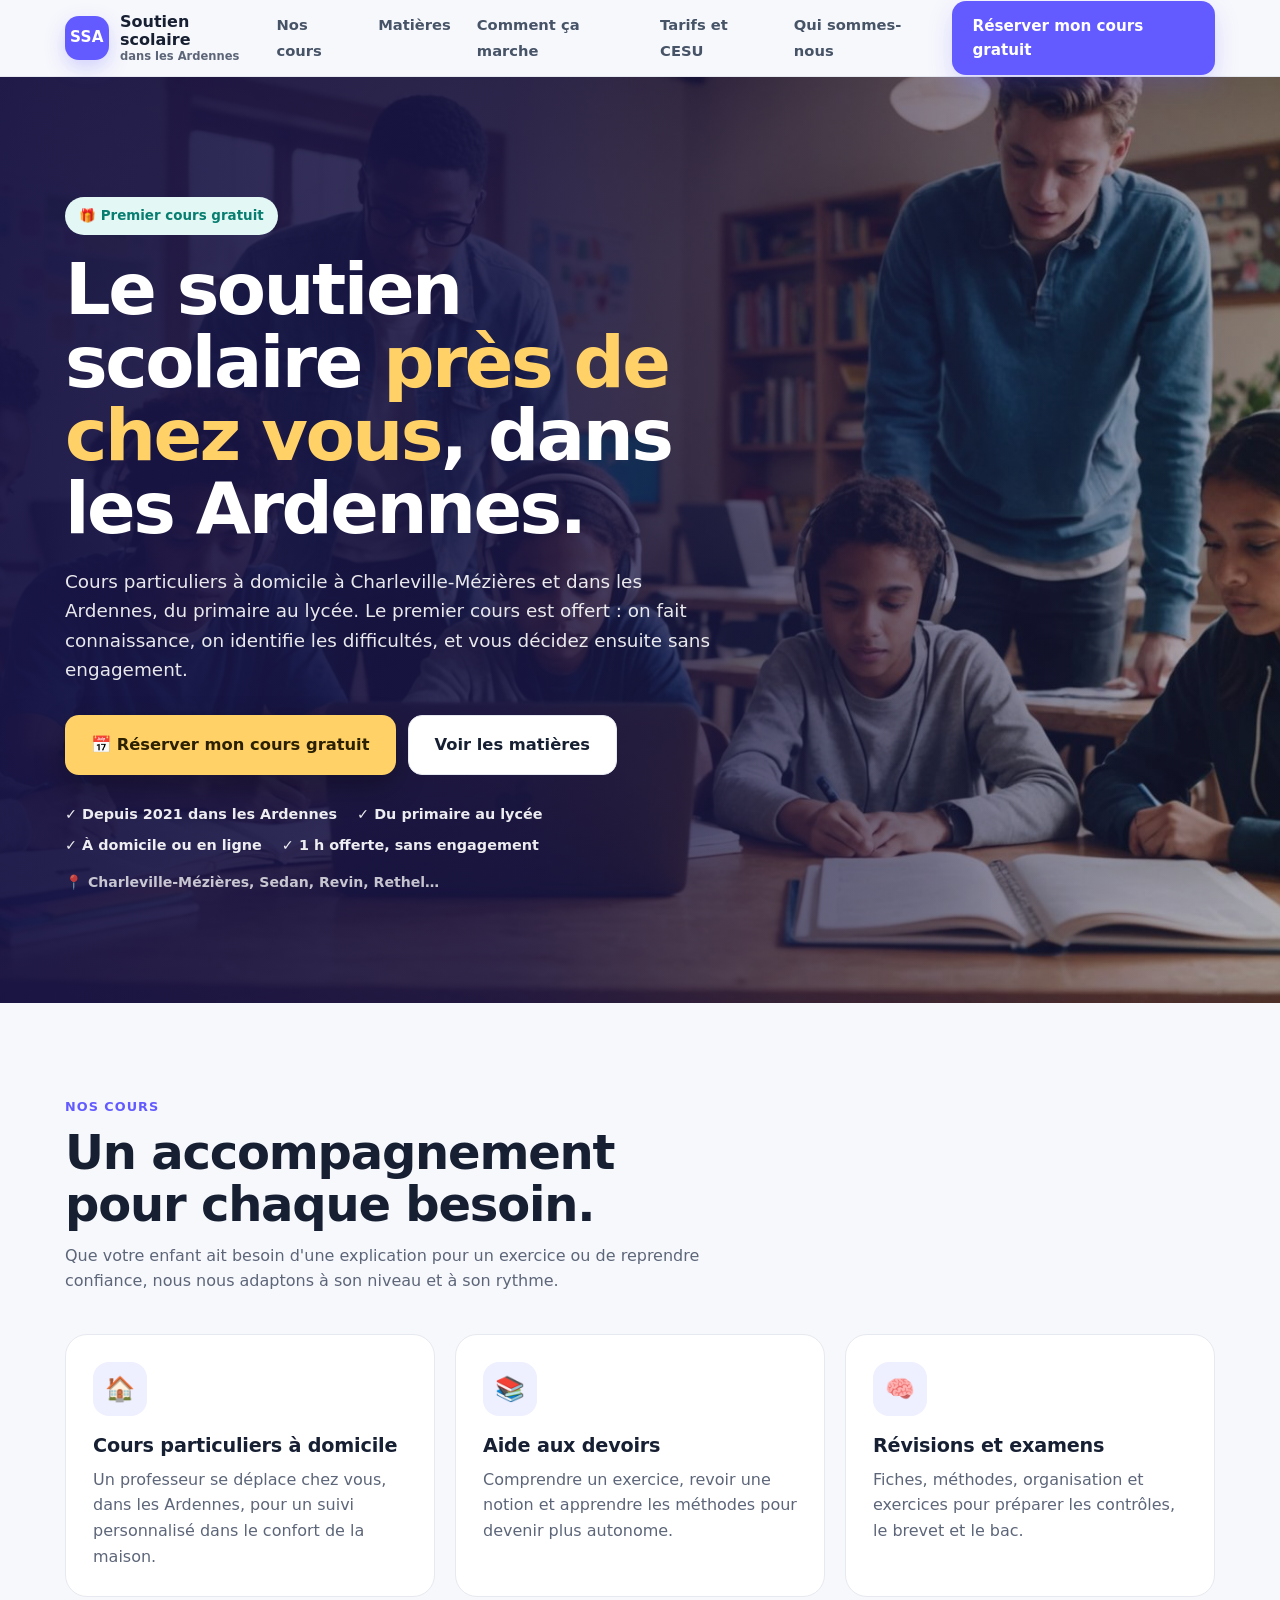
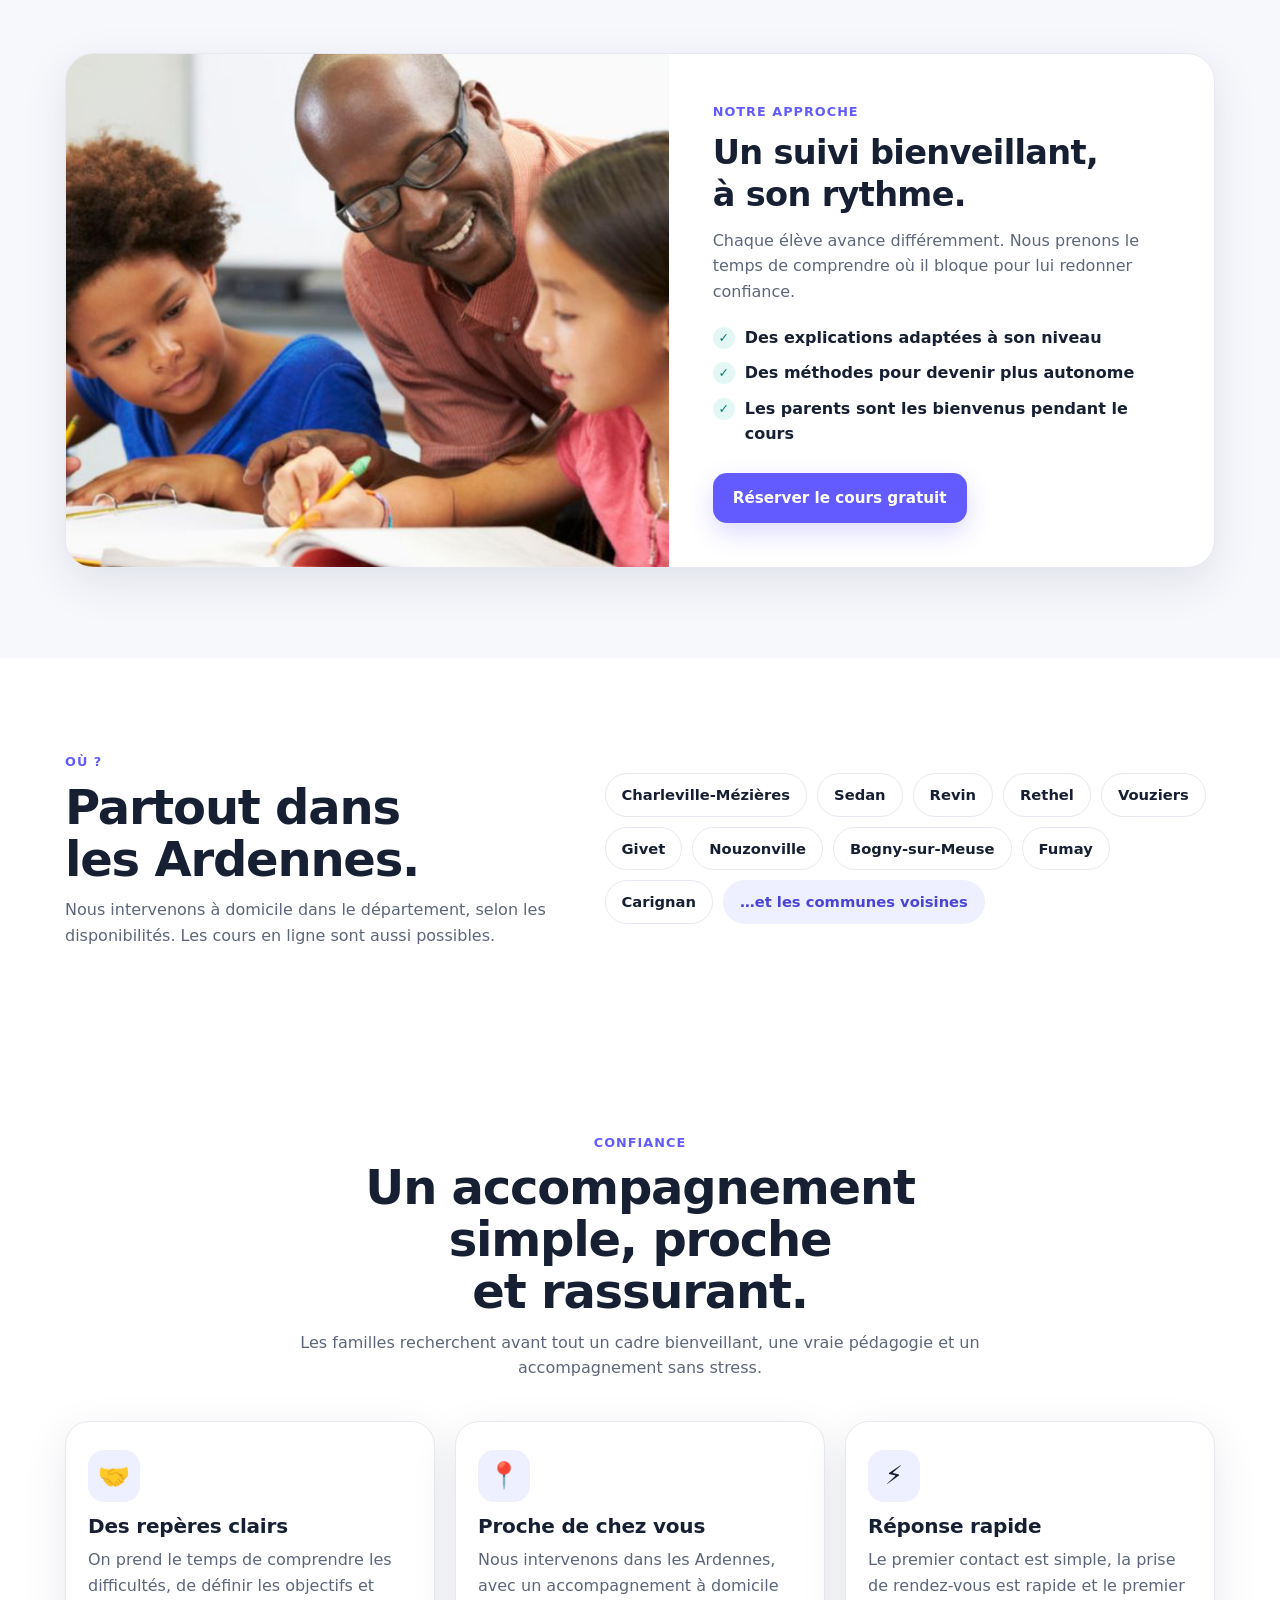
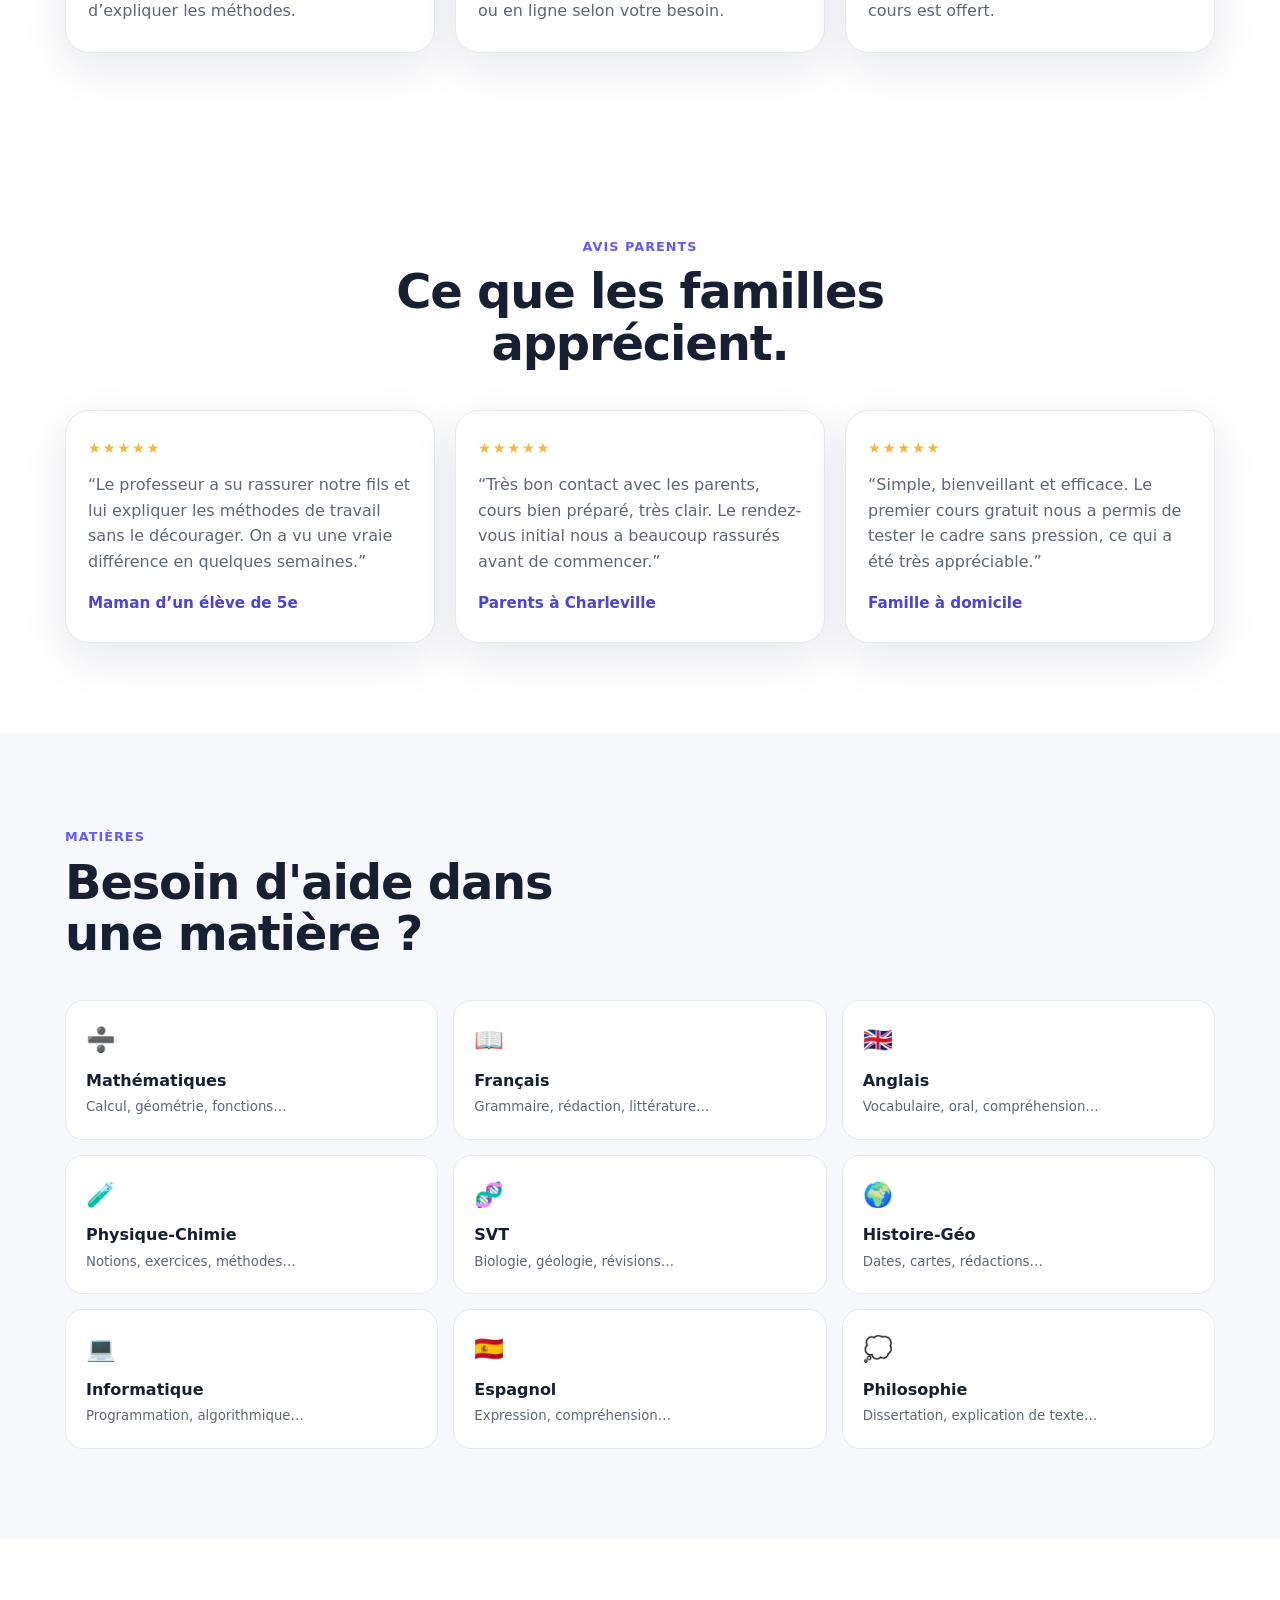
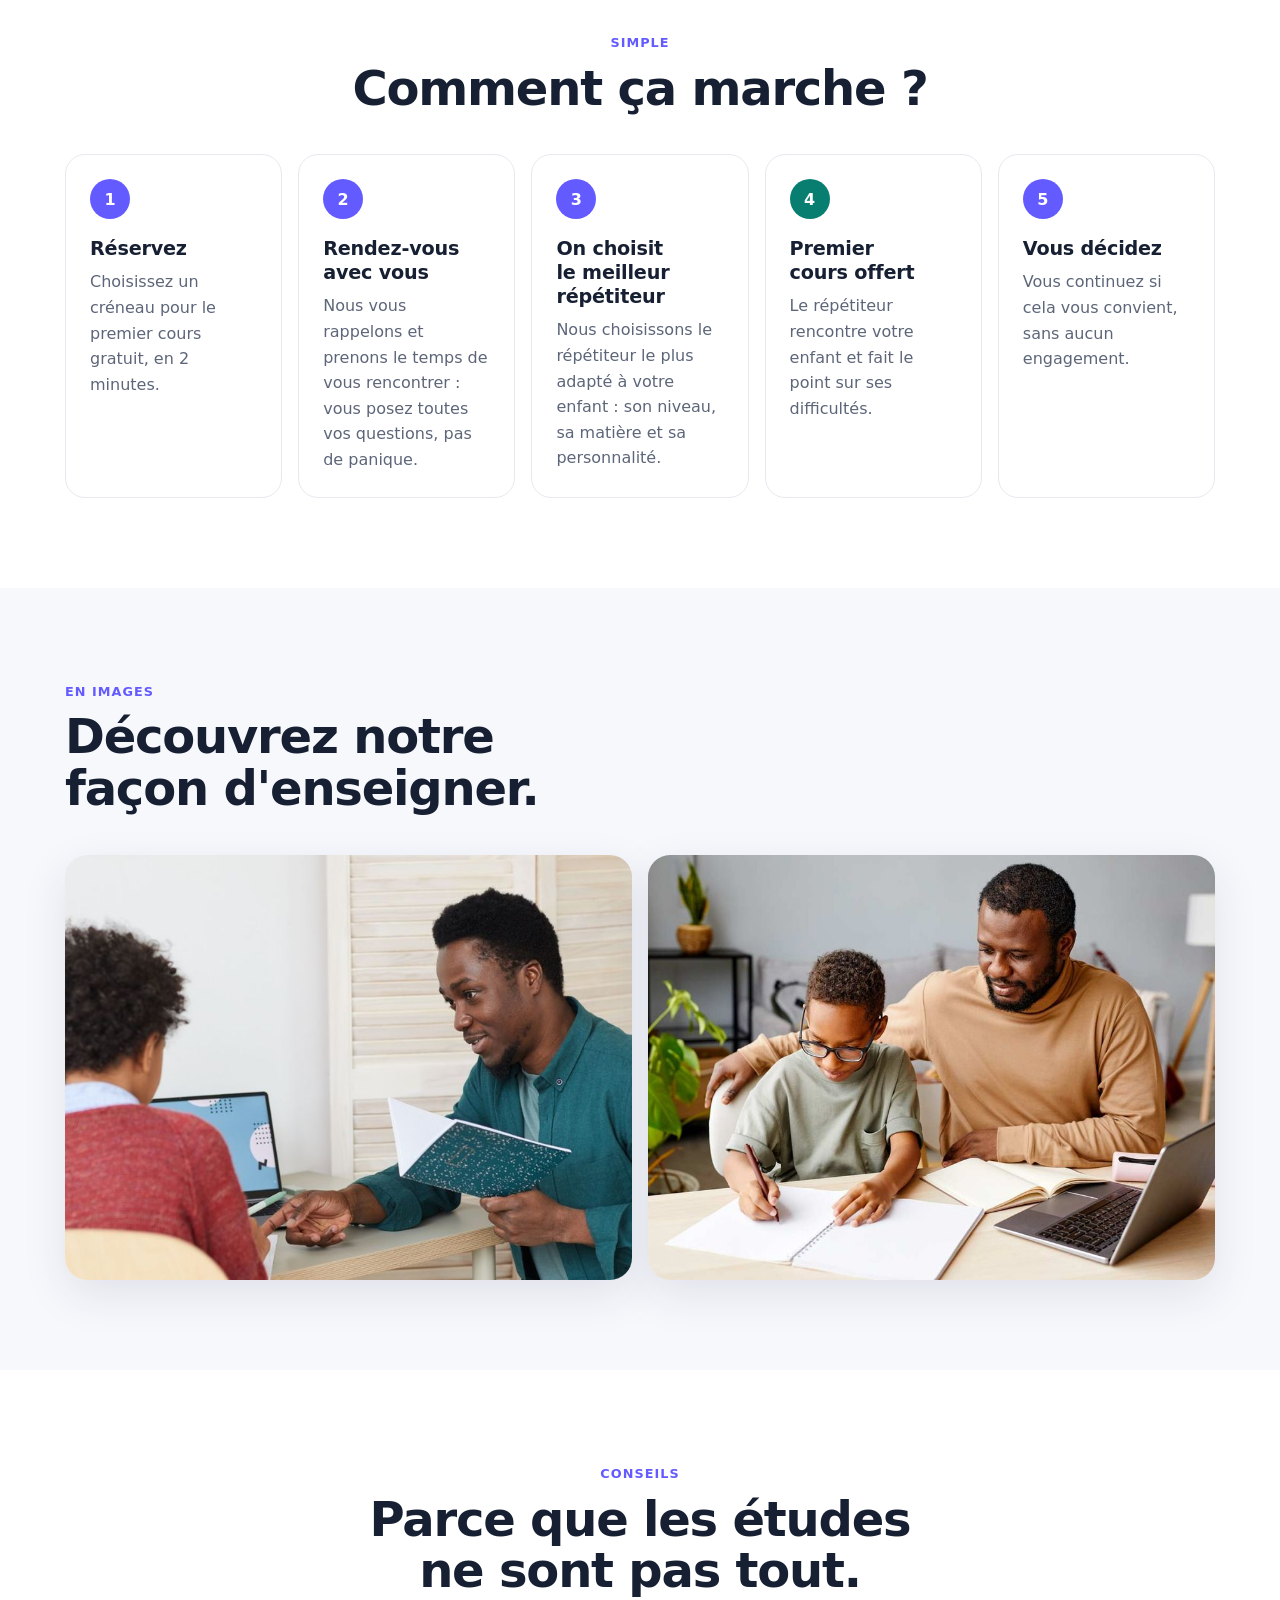
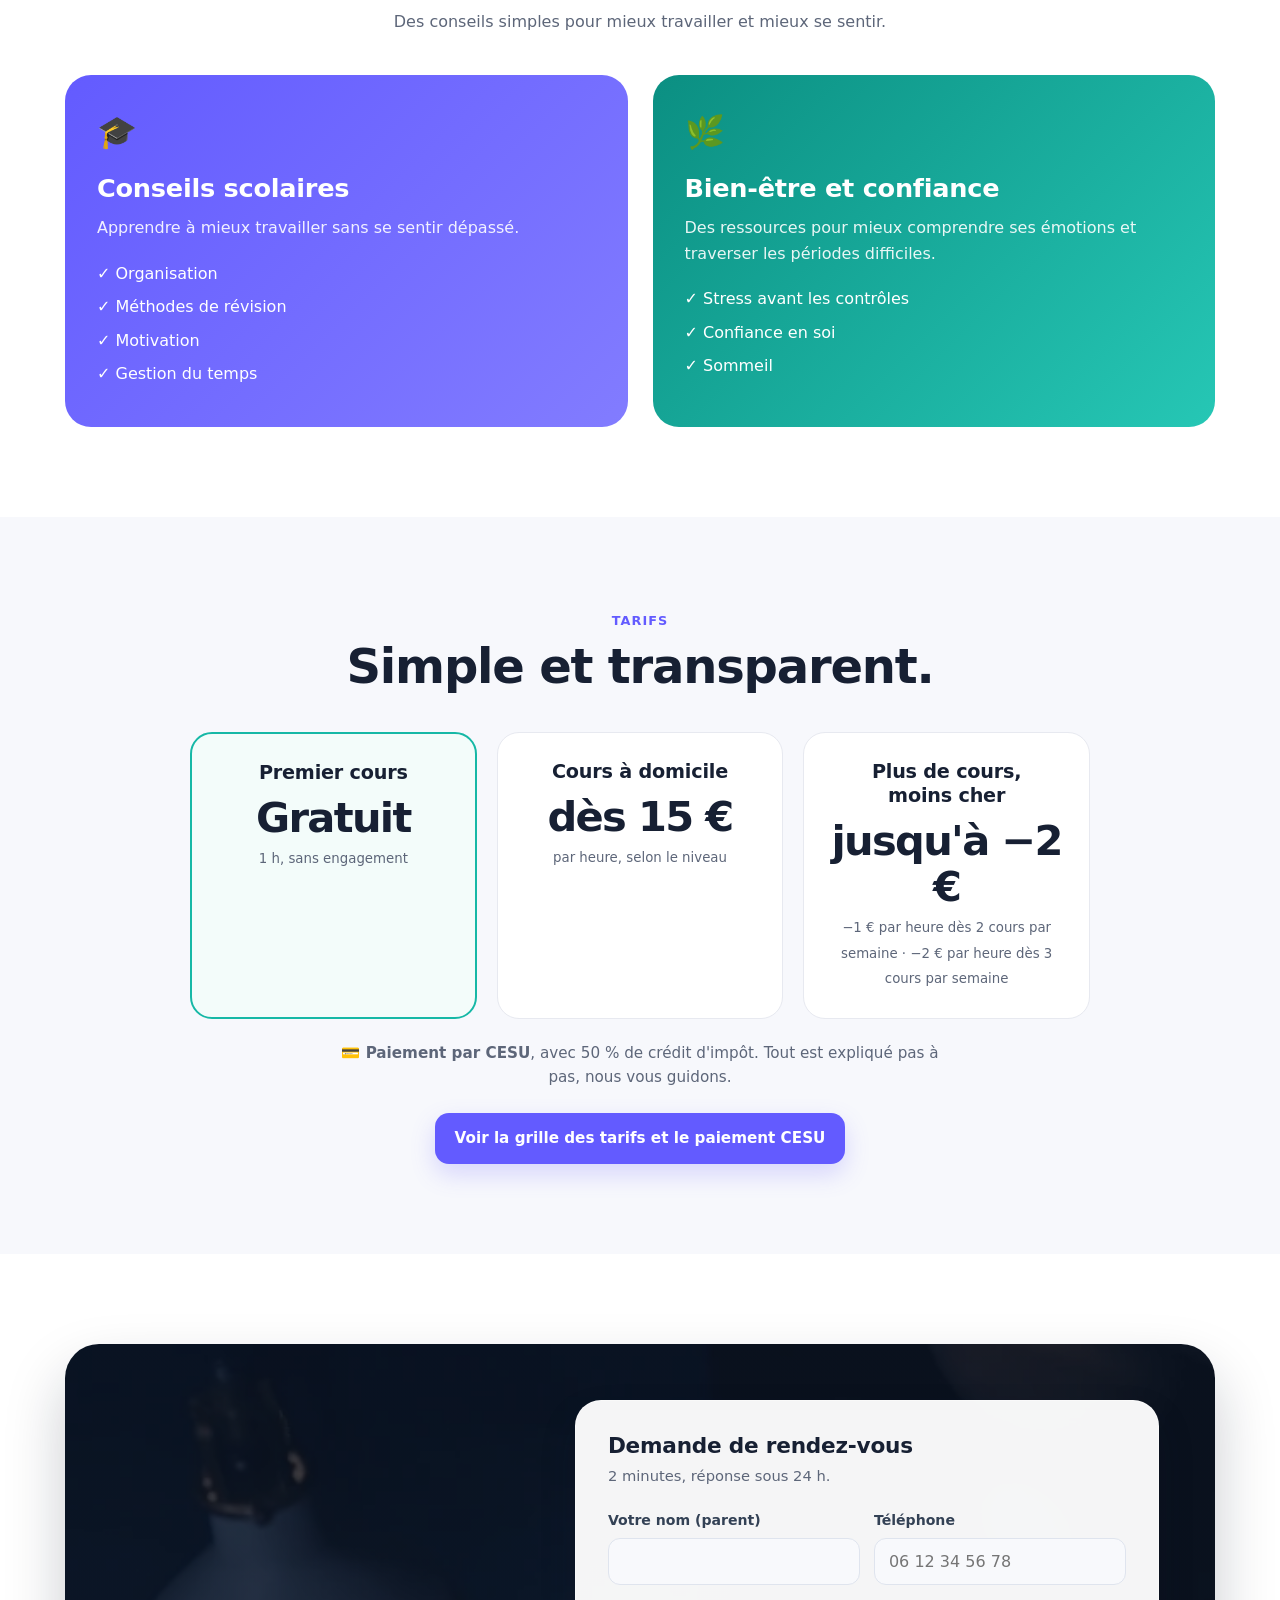
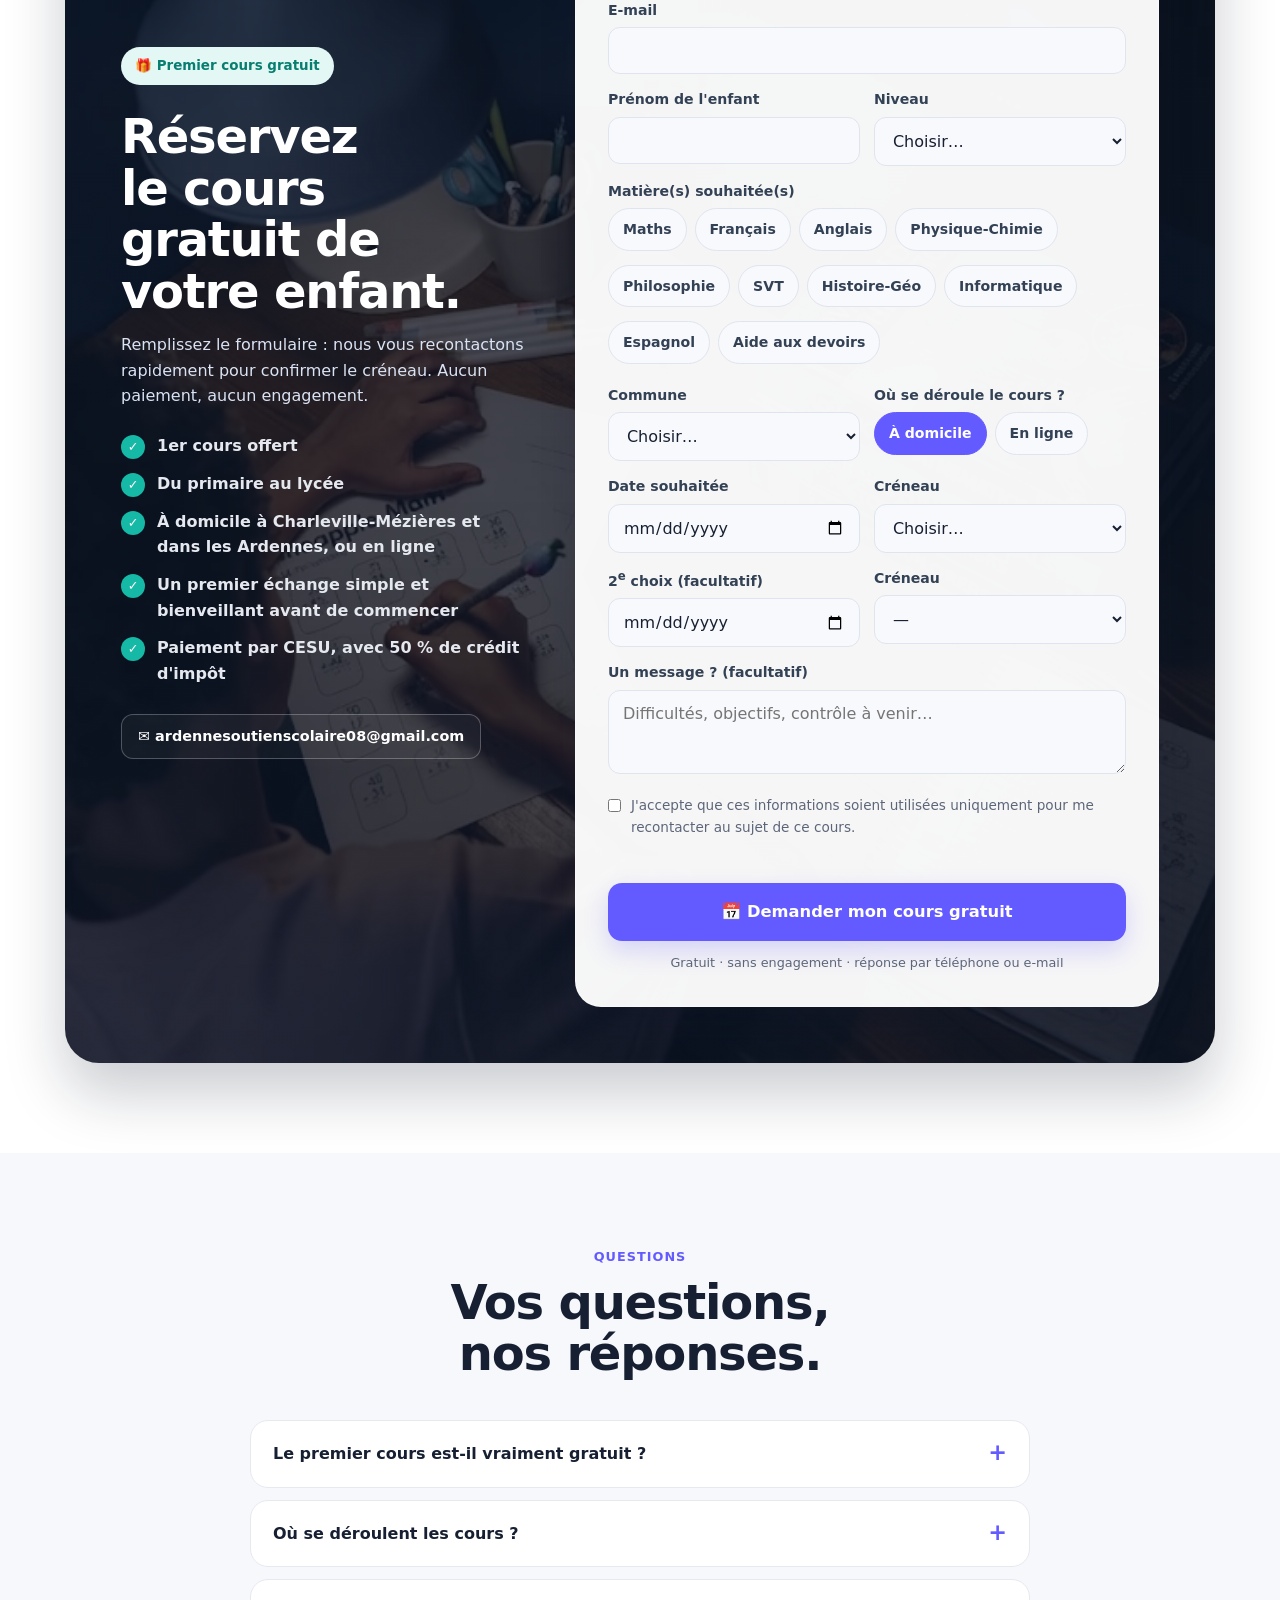
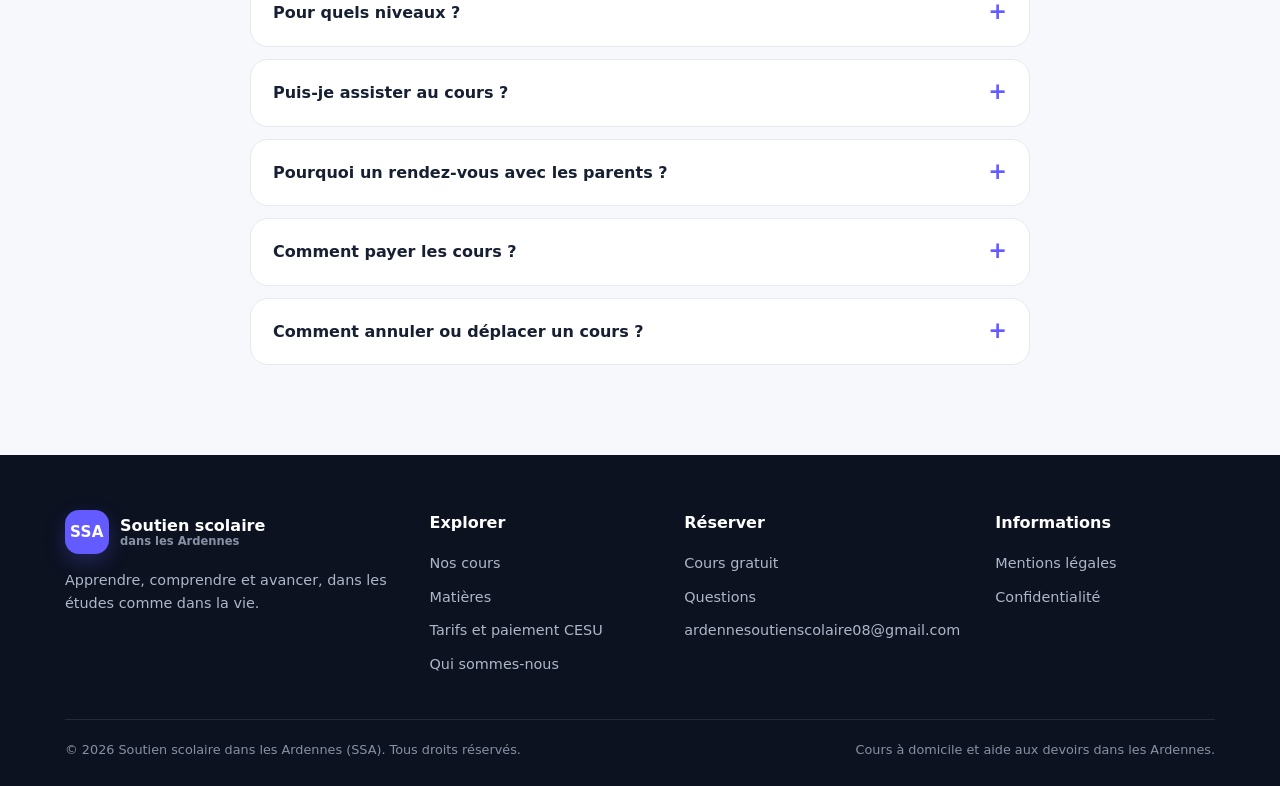
<file: index.html>
<!DOCTYPE html>
<html lang="fr">
<head>
  <meta charset="UTF-8">
  <meta name="viewport" content="width=device-width, initial-scale=1.0">
  <title>Soutien scolaire dans les Ardennes (SSA) – Cours à domicile, 1er cours gratuit</title>
  <meta name="description" content="Cours particuliers à domicile et aide aux devoirs dans les Ardennes, du primaire au lycée. Premier cours gratuit : réservez en ligne en 2 minutes.">
  <meta name="theme-color" content="#635bff">
  <meta http-equiv="Content-Security-Policy" content="default-src 'self'; img-src 'self' data: https:; style-src 'self' 'unsafe-inline' https://fonts.googleapis.com https://fonts.gstatic.com; font-src 'self' https://fonts.googleapis.com https://fonts.gstatic.com; script-src 'self' 'unsafe-inline' https://formsubmit.co; connect-src 'self' https://formsubmit.co; form-action 'self' https://formsubmit.co; frame-ancestors 'none'; object-src 'none'; base-uri 'self'; upgrade-insecure-requests">
  <meta name="referrer-policy" content="strict-origin-when-cross-origin">
  <meta name="permissions-policy" content="geolocation=(), microphone=(), camera=()">
  <link rel="icon" href="favicon.svg" type="image/svg+xml">

  <link rel="preconnect" href="https://fonts.googleapis.com">
  <link rel="preconnect" href="https://fonts.gstatic.com" crossorigin>
  <link href="https://fonts.googleapis.com/css2?family=Bricolage+Grotesque:opsz,wght@12..96,500..800&family=Plus+Jakarta+Sans:wght@400..800&display=swap" rel="stylesheet">

  <link rel="stylesheet" href="base.css">
  <link rel="stylesheet" href="layout.css">
  <link rel="stylesheet" href="components.css">
  <link rel="stylesheet" href="home.css">
  <link rel="stylesheet" href="booking.css">
  <script src="ui.js"></script>

  <script type="application/ld+json">
  {
    "@context": "https://schema.org",
    "@type": "EducationalOrganization",
    "name": "Soutien scolaire dans les Ardennes (SSA)",
    "description": "Cours particuliers à domicile et aide aux devoirs du primaire au lycée, premier cours gratuit.",
    "areaServed": { "@type": "AdministrativeArea", "name": "Ardennes" }
  }
  </script>
</head>
<body>

<header class="site-header">
  <div class="container navbar">
    <a href="index.html" class="logo" aria-label="Soutien scolaire dans les Ardennes – accueil">
      <span class="logo-icon">SSA</span>
      <span class="logo-text">Soutien scolaire<small>dans les Ardennes</small></span>
    </a>
    <nav class="main-nav" aria-label="Navigation principale">
      <button class="menu-button" id="menuButton" aria-expanded="false" aria-controls="menu" aria-label="Ouvrir le menu">☰</button>
      <ul id="menu">
        <li><a href="#cours">Nos cours</a></li>
        <li><a href="#matieres">Matières</a></li>
        <li><a href="#fonctionnement">Comment ça marche</a></li>
        <li><a href="tarifs.html">Tarifs et CESU</a></li>
        <li><a href="a-propos.html">Qui sommes-nous</a></li>
      </ul>
    </nav>
    <a href="#reservation" class="btn btn-primary header-cta">Réserver mon cours gratuit</a>
  </div>
</header>

<main>

<section class="hero">
  <div class="container hero-content">
    <div class="badge badge--green">🎁 Premier cours gratuit</div>
    <h1>Le soutien scolaire <span>près de chez vous</span>, dans les Ardennes.</h1>
    <p class="hero-description">
      Cours particuliers à domicile à Charleville-Mézières et dans les Ardennes, du primaire au lycée.
      Le premier cours est offert : on fait connaissance, on identifie les difficultés, et vous décidez ensuite sans engagement.
    </p>
    <div class="hero-buttons">
      <a href="#reservation" class="btn btn-primary btn-large">📅 Réserver mon cours gratuit</a>
      <a href="#matieres" class="btn btn-light btn-large">Voir les matières</a>
    </div>
    <div class="hero-trust">
      <span>✓ Depuis 2021 dans les Ardennes</span>
      <span>✓ Du primaire au lycée</span>
      <span>✓ À domicile ou en ligne</span>
      <span>✓ <span data-free-minutes>1 h</span> offerte, sans engagement</span>
    </div>
    <p class="hero-zone">📍 Charleville-Mézières, Sedan, Revin, Rethel…</p>
  </div>
</section>

<section class="section" id="cours">
  <div class="container">
    <div class="section-header reveal">
      <span class="section-label">Nos cours</span>
      <h2>Un accompagnement pour chaque besoin.</h2>
      <p>Que votre enfant ait besoin d'une explication pour un exercice ou de reprendre confiance, nous nous adaptons à son niveau et à son rythme.</p>
    </div>
    <div class="grid-3">
      <article class="card reveal">
        <div class="card-icon">🏠</div>
        <h3>Cours particuliers à domicile</h3>
        <p>Un professeur se déplace chez vous, dans les Ardennes, pour un suivi personnalisé dans le confort de la maison.</p>
      </article>
      <article class="card reveal" style="--d:.07s">
        <div class="card-icon">📚</div>
        <h3>Aide aux devoirs</h3>
        <p>Comprendre un exercice, revoir une notion et apprendre les méthodes pour devenir plus autonome.</p>
      </article>
      <article class="card reveal" style="--d:.14s">
        <div class="card-icon">🧠</div>
        <h3>Révisions et examens</h3>
        <p>Fiches, méthodes, organisation et exercices pour préparer les contrôles, le brevet et le bac.</p>
      </article>
    </div>

    <div class="feature reveal">
      <img class="feature-photo" src="cours-3.jpg" alt="Un professeur souriant aide deux élèves à faire leurs exercices" width="1000" height="562" loading="lazy">
      <div class="feature-text">
        <span class="section-label">Notre approche</span>
        <h3>Un suivi bienveillant, à son rythme.</h3>
        <p>Chaque élève avance différemment. Nous prenons le temps de comprendre où il bloque pour lui redonner confiance.</p>
        <ul class="check-list">
          <li>Des explications adaptées à son niveau</li>
          <li>Des méthodes pour devenir plus autonome</li>
          <li>Les parents sont les bienvenus pendant le cours</li>
        </ul>
        <a href="#reservation" class="btn btn-primary">Réserver le cours gratuit</a>
      </div>
    </div>
  </div>
</section>

<section class="section section--white" id="zone">
  <div class="container zone">
    <div class="reveal">
      <span class="section-label">Où ?</span>
      <h2>Partout dans les Ardennes.</h2>
      <p style="color:var(--muted);margin-top:12px">Nous intervenons à domicile dans le département, selon les disponibilités. Les cours en ligne sont aussi possibles.</p>
    </div>
    <ul class="zone-list reveal" style="--d:.08s">
      <li>Charleville-Mézières</li>
      <li>Sedan</li>
      <li>Revin</li>
      <li>Rethel</li>
      <li>Vouziers</li>
      <li>Givet</li>
      <li>Nouzonville</li>
      <li>Bogny-sur-Meuse</li>
      <li>Fumay</li>
      <li>Carignan</li>
      <li class="more">…et les communes voisines</li>
    </ul>
  </div>
</section>

<section class="section section--white" id="confiance">
  <div class="container">
    <div class="section-header center reveal">
      <span class="section-label">Confiance</span>
      <h2>Un accompagnement simple, proche et rassurant.</h2>
      <p>Les familles recherchent avant tout un cadre bienveillant, une vraie pédagogie et un accompagnement sans stress.</p>
    </div>
    <div class="trust-grid">
      <article class="trust-card reveal">
        <div class="trust-emoji">🤝</div>
        <h3>Des repères clairs</h3>
        <p>On prend le temps de comprendre les difficultés, de définir les objectifs et d’expliquer les méthodes.</p>
      </article>
      <article class="trust-card reveal" style="--d:.06s">
        <div class="trust-emoji">📍</div>
        <h3>Proche de chez vous</h3>
        <p>Nous intervenons dans les Ardennes, avec un accompagnement à domicile ou en ligne selon votre besoin.</p>
      </article>
      <article class="trust-card reveal" style="--d:.12s">
        <div class="trust-emoji">⚡</div>
        <h3>Réponse rapide</h3>
        <p>Le premier contact est simple, la prise de rendez-vous est rapide et le premier cours est offert.</p>
      </article>
    </div>
  </div>
</section>

<section class="section section--white" id="temoignages">
  <div class="container">
    <div class="section-header center reveal">
      <span class="section-label">Avis parents</span>
      <h2>Ce que les familles apprécient.</h2>
    </div>
    <div class="testimonials-grid">
      <article class="testimonial-card reveal">
        <div class="stars">★★★★★</div>
        <p>“Le professeur a su rassurer notre fils et lui expliquer les méthodes de travail sans le décourager. On a vu une vraie différence en quelques semaines.”</p>
        <strong>Maman d’un élève de 5e</strong>
      </article>
      <article class="testimonial-card reveal" style="--d:.06s">
        <div class="stars">★★★★★</div>
        <p>“Très bon contact avec les parents, cours bien préparé, très clair. Le rendez-vous initial nous a beaucoup rassurés avant de commencer.”</p>
        <strong>Parents à Charleville</strong>
      </article>
      <article class="testimonial-card reveal" style="--d:.12s">
        <div class="stars">★★★★★</div>
        <p>“Simple, bienveillant et efficace. Le premier cours gratuit nous a permis de tester le cadre sans pression, ce qui a été très appréciable.”</p>
        <strong>Famille à domicile</strong>
      </article>
    </div>
  </div>
</section>

<section class="section" id="matieres">
  <div class="container">
    <div class="section-header reveal">
      <span class="section-label">Matières</span>
      <h2>Besoin d'aide dans une matière ?</h2>
    </div>
    <div class="subjects">
      <div class="subject reveal"><span class="subject-icon">➗</span><strong>Mathématiques</strong><small>Calcul, géométrie, fonctions…</small></div>
      <div class="subject reveal" style="--d:.04s"><span class="subject-icon">📖</span><strong>Français</strong><small>Grammaire, rédaction, littérature…</small></div>
      <div class="subject reveal" style="--d:.08s"><span class="subject-icon">🇬🇧</span><strong>Anglais</strong><small>Vocabulaire, oral, compréhension…</small></div>
      <div class="subject reveal" style="--d:.12s"><span class="subject-icon">🧪</span><strong>Physique-Chimie</strong><small>Notions, exercices, méthodes…</small></div>
      <div class="subject reveal"><span class="subject-icon">🧬</span><strong>SVT</strong><small>Biologie, géologie, révisions…</small></div>
      <div class="subject reveal" style="--d:.04s"><span class="subject-icon">🌍</span><strong>Histoire-Géo</strong><small>Dates, cartes, rédactions…</small></div>
      <div class="subject reveal" style="--d:.08s"><span class="subject-icon">💻</span><strong>Informatique</strong><small>Programmation, algorithmique…</small></div>
      <div class="subject reveal" style="--d:.12s"><span class="subject-icon">🇪🇸</span><strong>Espagnol</strong><small>Expression, compréhension…</small></div>
      <div class="subject reveal"><span class="subject-icon">💭</span><strong>Philosophie</strong><small>Dissertation, explication de texte…</small></div>
    </div>
  </div>
</section>

<section class="section section--white" id="fonctionnement">
  <div class="container">
    <div class="section-header center reveal">
      <span class="section-label">Simple</span>
      <h2>Comment ça marche ?</h2>
    </div>
    <div class="steps">
      <article class="step reveal"><div class="step-number">1</div><h3>Réservez</h3><p>Choisissez un créneau pour le premier cours gratuit, en 2 minutes.</p></article>
      <article class="step reveal" style="--d:.06s"><div class="step-number">2</div><h3>Rendez-vous avec vous</h3><p>Nous vous rappelons et prenons le temps de vous rencontrer : vous posez toutes vos questions, pas de panique.</p></article>
      <article class="step reveal" style="--d:.12s"><div class="step-number">3</div><h3>On choisit le meilleur répétiteur</h3><p>Nous choisissons le répétiteur le plus adapté à votre enfant : son niveau, sa matière et sa personnalité.</p></article>
      <article class="step step--free reveal" style="--d:.18s"><div class="step-number">4</div><h3>Premier cours offert</h3><p>Le répétiteur rencontre votre enfant et fait le point sur ses difficultés.</p></article>
      <article class="step reveal" style="--d:.24s"><div class="step-number">5</div><h3>Vous décidez</h3><p>Vous continuez si cela vous convient, sans aucun engagement.</p></article>
    </div>
  </div>
</section>

<section class="section" id="medias" hidden>
  <div class="container">
    <div class="section-header reveal">
      <span class="section-label">En images</span>
      <h2>Découvrez notre façon d'enseigner.</h2>
    </div>
    <div class="media-grid" id="mediaGrid"></div>
    <div class="media-gallery" id="mediaGallery"></div>
  </div>
</section>

<section class="section section--white" id="conseils">
  <div class="container">
    <div class="section-header center reveal">
      <span class="section-label">Conseils</span>
      <h2>Parce que les études ne sont pas tout.</h2>
      <p>Des conseils simples pour mieux travailler et mieux se sentir.</p>
    </div>
    <div class="advice">
      <article class="advice-card study reveal">
        <div style="font-size:2rem">🎓</div>
        <h3>Conseils scolaires</h3>
        <p>Apprendre à mieux travailler sans se sentir dépassé.</p>
        <ul class="advice-list">
          <li>✓ Organisation</li>
          <li>✓ Méthodes de révision</li>
          <li>✓ Motivation</li>
          <li>✓ Gestion du temps</li>
        </ul>
      </article>
      <article class="advice-card wellbeing reveal" style="--d:.08s">
        <div style="font-size:2rem">🌿</div>
        <h3>Bien-être et confiance</h3>
        <p>Des ressources pour mieux comprendre ses émotions et traverser les périodes difficiles.</p>
        <ul class="advice-list">
          <li>✓ Stress avant les contrôles</li>
          <li>✓ Confiance en soi</li>
          <li>✓ Sommeil</li>
        </ul>
      </article>
    </div>
  </div>
</section>

<section class="section" id="tarifs">
  <div class="container">
    <div class="section-header center reveal">
      <span class="section-label">Tarifs</span>
      <h2>Simple et transparent.</h2>
    </div>
    <div class="prices">
      <article class="card price-card price-card--free reveal">
        <h3>Premier cours</h3>
        <div class="price-amount">Gratuit</div>
        <small><span data-free-minutes>1 h</span>, sans engagement</small>
      </article>
      <article class="card price-card reveal" style="--d:.08s" data-price-card="hour" hidden>
        <h3>Cours à domicile</h3>
        <div class="price-amount">dès <span data-price="hour"></span></div>
        <small>par heure, selon le niveau</small>
      </article>
      <article class="card price-card reveal" style="--d:.16s" data-price-card="discount" hidden>
        <h3>Plus de cours, moins cher</h3>
        <div class="price-amount">jusqu'à −<span data-price="maxoff"></span></div>
        <small data-discount-text></small>
      </article>
    </div>
    <p class="price-note reveal"><strong>💳 Paiement par CESU</strong>, avec 50 % de crédit d'impôt. Tout est expliqué pas à pas, nous vous guidons.</p>
    <p class="reveal" style="text-align:center;margin-top:24px"><a href="tarifs.html" class="btn btn-primary">Voir la grille des tarifs et le paiement CESU</a></p>
  </div>
</section>

<section class="section section--white" id="reservation">
  <div class="container">
    <div class="booking reveal">
      <div class="booking-intro">
        <span class="badge badge--green">🎁 Premier cours gratuit</span>
        <h2>Réservez le cours gratuit de votre enfant.</h2>
        <p>Remplissez le formulaire : nous vous recontactons rapidement pour confirmer le créneau. Aucun paiement, aucun engagement.</p>
        <ul class="booking-perks">
          <li>1er cours offert</li>
          <li>Du primaire au lycée</li>
          <li>À domicile à Charleville-Mézières et dans les Ardennes, ou en ligne</li>
          <li>Un premier échange simple et bienveillant avant de commencer</li>
          <li>Paiement par CESU, avec 50 % de crédit d'impôt</li>
        </ul>
        <div class="booking-contacts">
          <a href="mailto:ardennesoutienscolaire08@gmail.com" data-contact="email" data-show-text>✉️ ardennesoutienscolaire08@gmail.com</a>
          <a href="tel:" data-contact="phone" hidden>📞 Appeler</a>
          <a href="#" data-contact="whatsapp" hidden>💬 WhatsApp</a>
        </div>
      </div>

      <div class="form-card">
        <form id="bookingForm" novalidate>
          <h3>Demande de rendez-vous</h3>
          <p class="form-sub">2 minutes, réponse sous 24 h.</p>

          <div class="form-row">
            <div class="field"><label for="parent">Votre nom (parent)</label><input type="text" id="parent" name="parent" autocomplete="name" required></div>
            <div class="field"><label for="phone">Téléphone</label><input type="tel" id="phone" name="phone" autocomplete="tel" inputmode="tel" placeholder="06 12 34 56 78" required></div>
          </div>
          <div class="field"><label for="email">E-mail</label><input type="email" id="email" name="email" autocomplete="email" required></div>

          <div class="form-row">
            <div class="field"><label for="child">Prénom de l'enfant</label><input type="text" id="child" name="child" autocomplete="off" required></div>
            <div class="field">
              <label for="level">Niveau</label>
              <select id="level" name="level" required>
                <option value="">Choisir…</option>
                <option>Primaire (CP – CM2)</option>
                <option>Collège – 6e</option>
                <option>Collège – 5e</option>
                <option>Collège – 4e</option>
                <option>Collège – 3e</option>
                <option>Lycée – Seconde</option>
                <option>Lycée – Première</option>
                <option>Lycée – Terminale</option>
                <option>Études supérieures</option>
              </select>
            </div>
          </div>

          <fieldset class="field">
            <legend>Matière(s) souhaitée(s)</legend>
            <div class="chips">
              <label class="chip"><input type="checkbox" name="subject" value="Mathématiques"><span>Maths</span></label>
              <label class="chip"><input type="checkbox" name="subject" value="Français"><span>Français</span></label>
              <label class="chip"><input type="checkbox" name="subject" value="Anglais"><span>Anglais</span></label>
              <label class="chip"><input type="checkbox" name="subject" value="Physique-Chimie"><span>Physique-Chimie</span></label>
              <label class="chip"><input type="checkbox" name="subject" value="Philosophie"><span>Philosophie</span></label>
              <label class="chip"><input type="checkbox" name="subject" value="SVT"><span>SVT</span></label>
              <label class="chip"><input type="checkbox" name="subject" value="Histoire-Géo"><span>Histoire-Géo</span></label>
              <label class="chip"><input type="checkbox" name="subject" value="Informatique"><span>Informatique</span></label>
              <label class="chip"><input type="checkbox" name="subject" value="Espagnol"><span>Espagnol</span></label>
              <label class="chip"><input type="checkbox" name="subject" value="Aide aux devoirs (toutes matières)"><span>Aide aux devoirs</span></label>
            </div>
          </fieldset>

          <div class="form-row">
            <div class="field">
              <label for="commune">Commune</label>
              <select id="commune" name="commune" required>
                <option value="">Choisir…</option>
                <option>Charleville-Mézières</option>
                <option>Sedan</option>
                <option>Revin</option>
                <option>Rethel</option>
                <option>Vouziers</option>
                <option>Givet</option>
                <option>Nouzonville</option>
                <option>Bogny-sur-Meuse</option>
                <option>Fumay</option>
                <option>Monthermé</option>
                <option>Carignan</option>
                <option>Autre commune des Ardennes</option>
              </select>
            </div>
            <fieldset class="field">
              <legend>Où se déroule le cours ?</legend>
              <div class="chips">
                <label class="chip"><input type="radio" name="mode" value="À domicile" checked><span>À domicile</span></label>
                <label class="chip"><input type="radio" name="mode" value="En ligne"><span>En ligne</span></label>
              </div>
            </fieldset>
          </div>

          <div class="form-row">
            <div class="field"><label for="date1">Date souhaitée</label><input type="date" id="date1" name="date1" required></div>
            <div class="field"><label for="slot1">Créneau</label><select id="slot1" name="slot1" required></select></div>
          </div>
          <div class="form-row">
            <div class="field"><label for="date2">2<sup>e</sup> choix (facultatif)</label><input type="date" id="date2" name="date2"></div>
            <div class="field"><label for="slot2">Créneau</label><select id="slot2" name="slot2"></select></div>
          </div>

          <div class="field"><label for="message">Un message ? (facultatif)</label><textarea id="message" name="message" placeholder="Difficultés, objectifs, contrôle à venir…"></textarea></div>

          <label class="consent">
            <input type="checkbox" id="consent" required>
            <span>J'accepte que ces informations soient utilisées uniquement pour me recontacter au sujet de ce cours.</span>
          </label>

          <p class="form-error" id="formError" role="alert"></p>
          <button type="submit" class="btn btn-primary btn-large btn-block">📅 Demander mon cours gratuit</button>
          <p class="form-fine">Gratuit · sans engagement · réponse par téléphone ou e-mail</p>
        </form>

        <div class="confirm" id="confirm" hidden aria-live="polite"></div>
      </div>
    </div>
  </div>
</section>

<section class="section" id="faq">
  <div class="container">
    <div class="section-header center reveal">
      <span class="section-label">Questions</span>
      <h2>Vos questions, nos réponses.</h2>
    </div>
    <div class="faq reveal">
      <details>
        <summary>Le premier cours est-il vraiment gratuit ?</summary>
        <p>Oui. Le premier cours est offert, sans engagement. Il permet au professeur de rencontrer votre enfant et de faire le point sur ses difficultés. Vous décidez ensuite si vous souhaitez continuer.</p>
      </details>
      <details>
        <summary>Où se déroulent les cours ?</summary>
        <p>À votre domicile dans les Ardennes, selon les disponibilités, ou en ligne si vous le préférez.</p>
      </details>
      <details>
        <summary>Pour quels niveaux ?</summary>
        <p>Du primaire (CP) au lycée, et aussi pour les études supérieures sur demande.</p>
      </details>
      <details>
        <summary>Puis-je assister au cours ?</summary>
        <p>Bien sûr. Les parents sont les bienvenus, surtout lors du premier cours.</p>
      </details>
      <details>
        <summary>Pourquoi un rendez-vous avec les parents ?</summary>
        <p>Parce que confier son enfant demande de la confiance. Avant de commencer, nous prenons le temps de vous rencontrer : vous nous parlez de votre enfant, vous posez toutes vos questions, et vous décidez en toute liberté. Pas de panique, c'est gratuit et sans engagement.</p>
      </details>
      <details>
        <summary>Comment payer les cours ?</summary>
        <p>Par CESU : vous employez directement l'intervenant et déclarez les heures sur le site officiel du Cesu, qui s'occupe des cotisations et du bulletin de paie. 50 % des sommes vous reviennent en crédit d'impôt. Tout est détaillé sur <a href="tarifs.html#cesu" style="text-decoration:underline">la page Tarifs et paiement CESU</a>.</p>
      </details>
      <details>
        <summary>Comment annuler ou déplacer un cours ?</summary>
        <p>Il suffit de nous prévenir par téléphone, message ou e-mail.</p>
      </details>
    </div>
  </div>
</section>

</main>

<div class="sticky-cta" id="stickyCta"><a href="#reservation" class="btn btn-primary btn-large">📅 Réserver mon cours gratuit</a></div>

<footer class="site-footer">
  <div class="container">
    <div class="footer-grid">
      <div>
        <div class="logo"><span class="logo-icon">SSA</span><span class="logo-text">Soutien scolaire<small>dans les Ardennes</small></span></div>
        <p style="margin-top:15px">Apprendre, comprendre et avancer, dans les études comme dans la vie.</p>
      </div>
      <div>
        <h4>Explorer</h4>
        <ul>
          <li><a href="#cours">Nos cours</a></li>
          <li><a href="#matieres">Matières</a></li>
          <li><a href="tarifs.html">Tarifs et paiement CESU</a></li>
          <li><a href="a-propos.html">Qui sommes-nous</a></li>
        </ul>
      </div>
      <div>
        <h4>Réserver</h4>
        <ul>
          <li><a href="#reservation">Cours gratuit</a></li>
          <li><a href="#faq">Questions</a></li>
          <li><a href="mailto:ardennesoutienscolaire08@gmail.com" data-contact="email" data-show-text>ardennesoutienscolaire08@gmail.com</a></li>
        </ul>
      </div>
      <div>
        <h4>Informations</h4>
        <ul>
          <li><a href="mentions-legales.html">Mentions légales</a></li>
          <li><a href="confidentialite.html">Confidentialité</a></li>
        </ul>
      </div>
    </div>
    <div class="copyright">
      <span>© 2026 Soutien scolaire dans les Ardennes (SSA). Tous droits réservés.</span>
      <span>Cours à domicile et aide aux devoirs dans les Ardennes.</span>
    </div>
  </div>
</footer>

<script src="config.js"></script>
<script src="content.js"></script>
<script src="booking.js"></script>
</body>
</html>
</file>
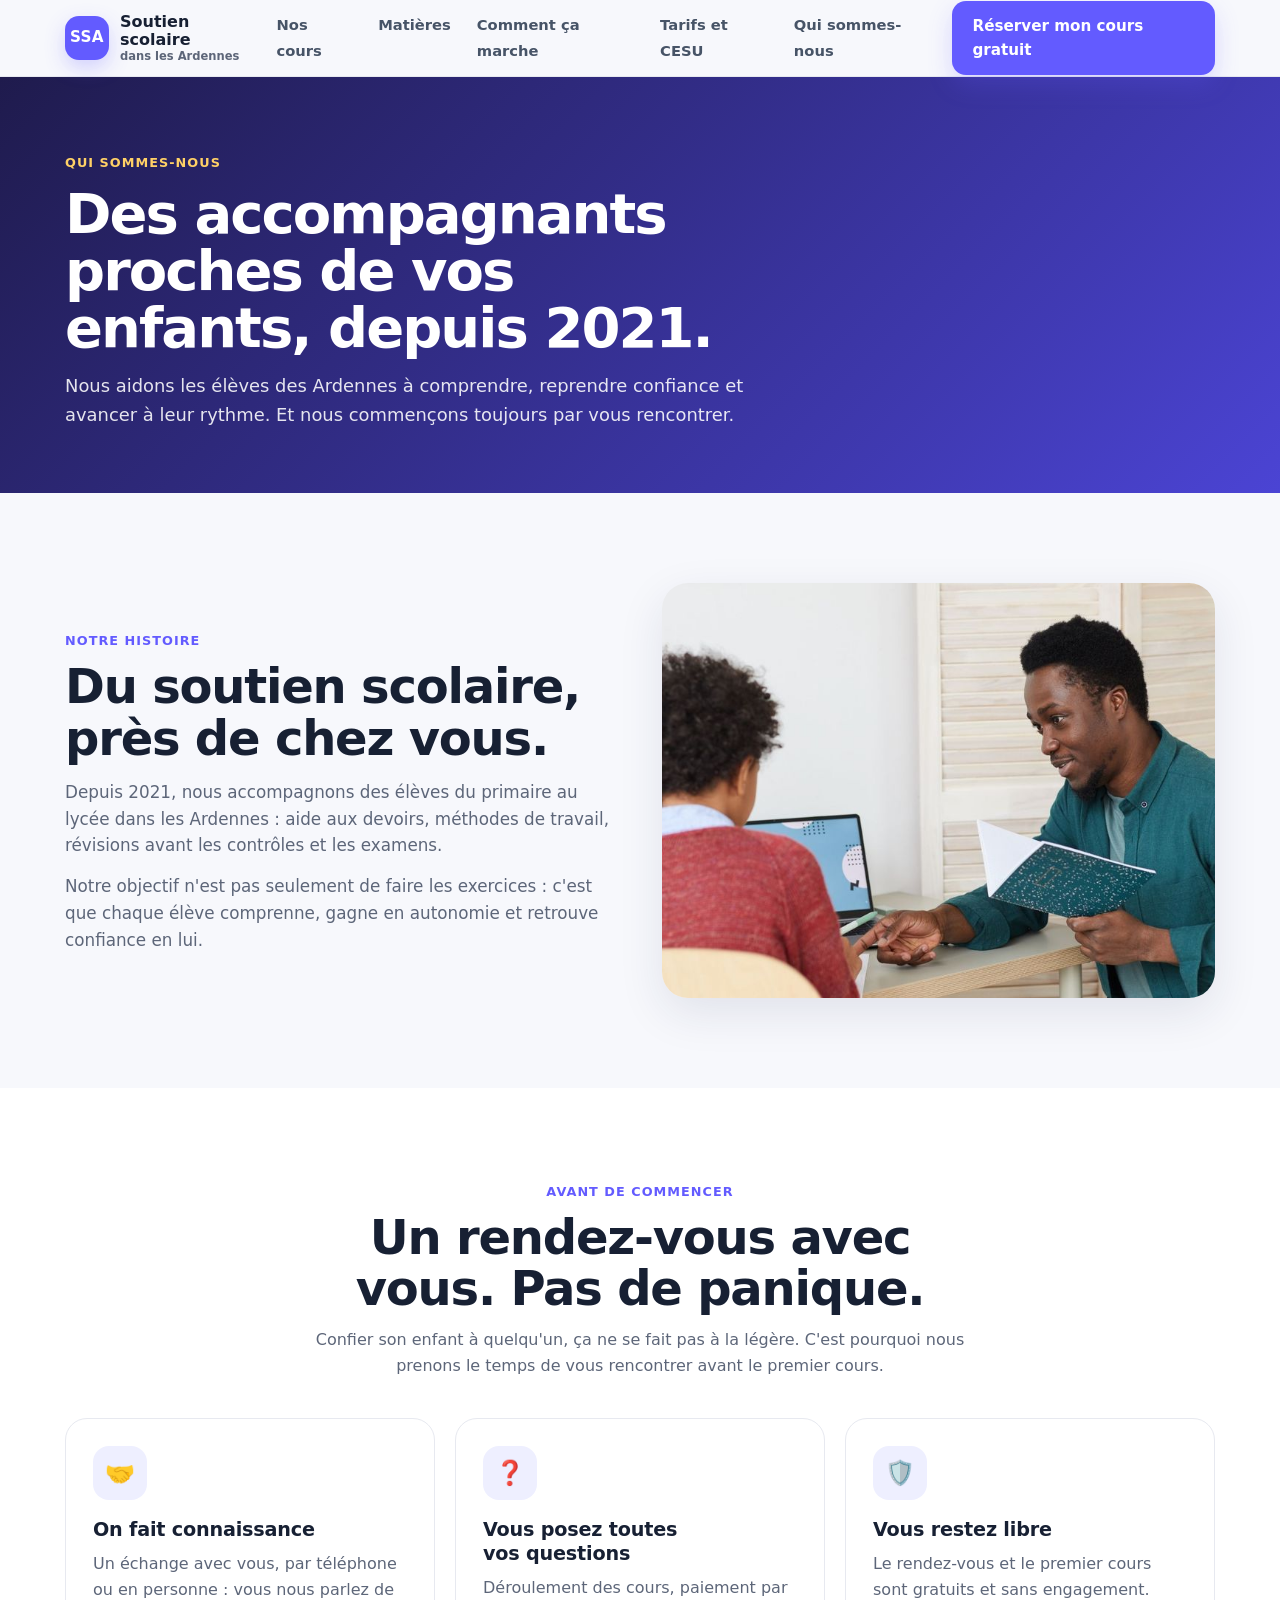
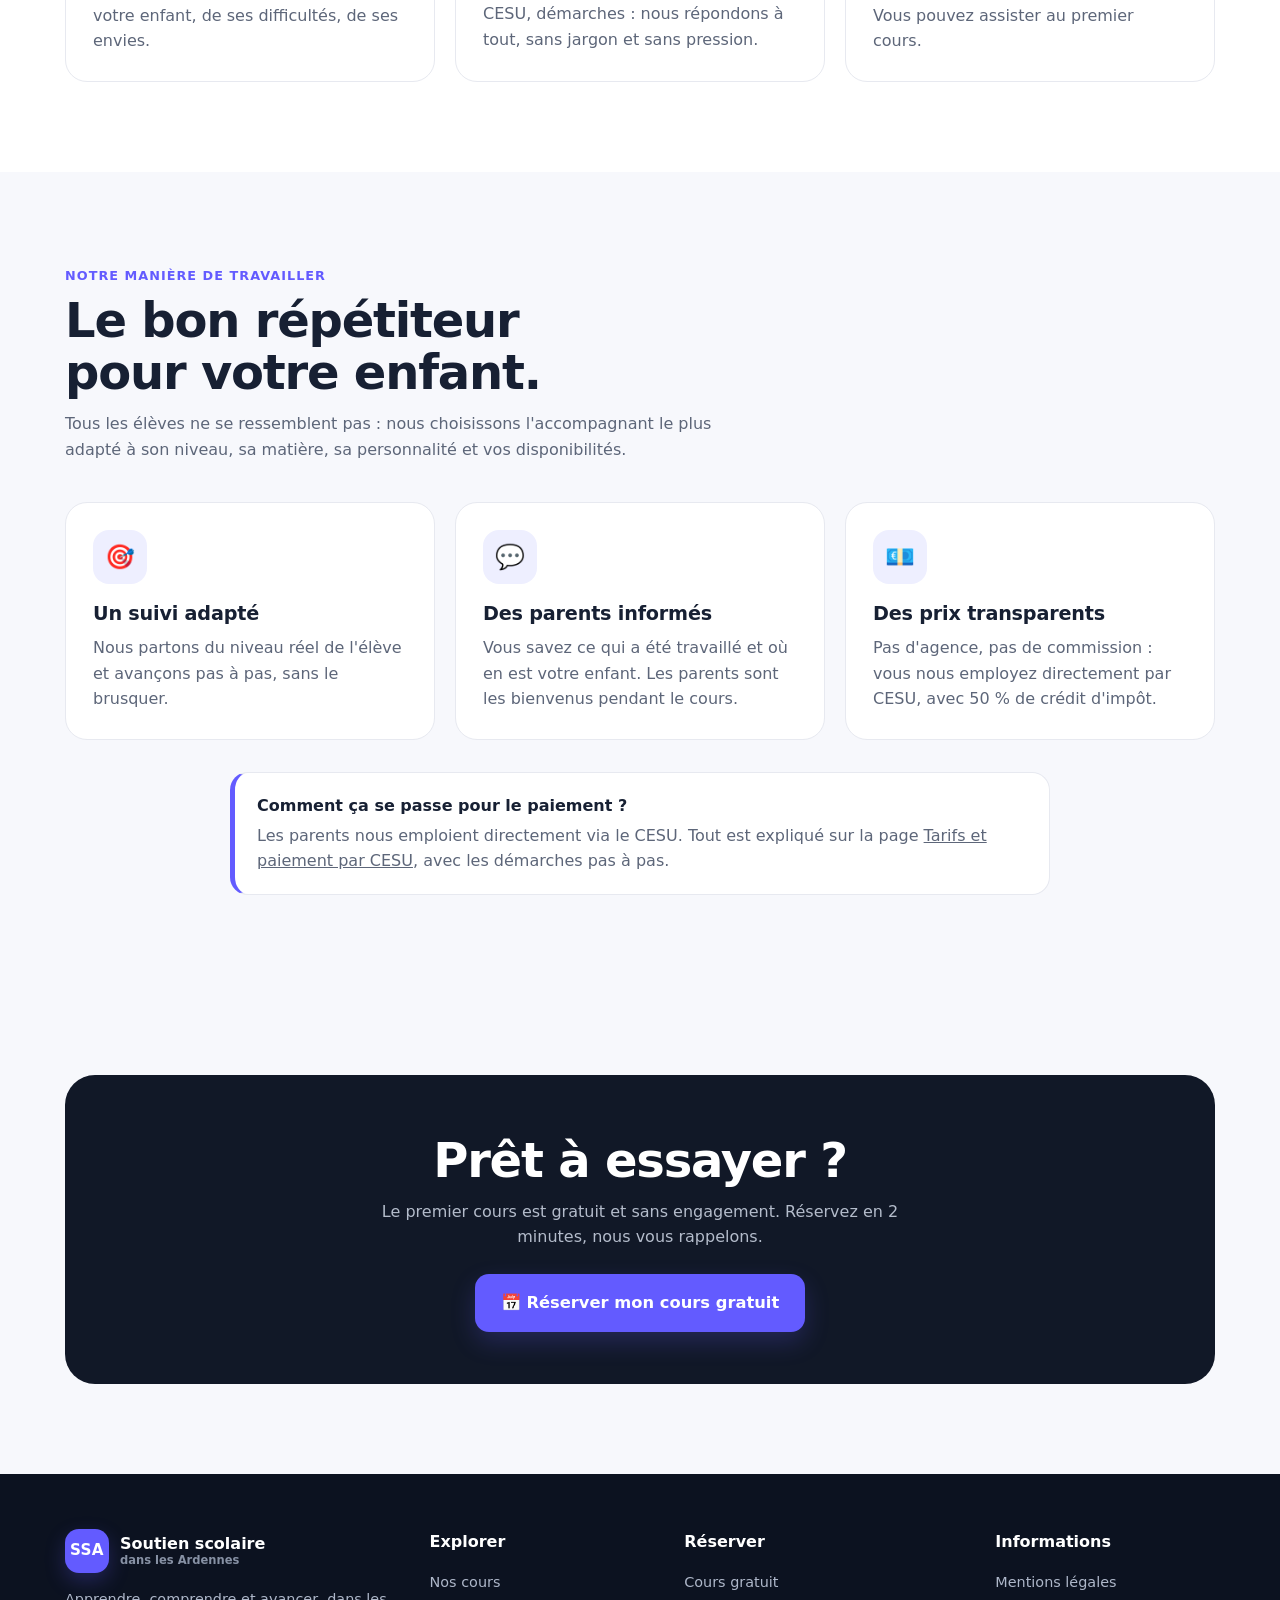
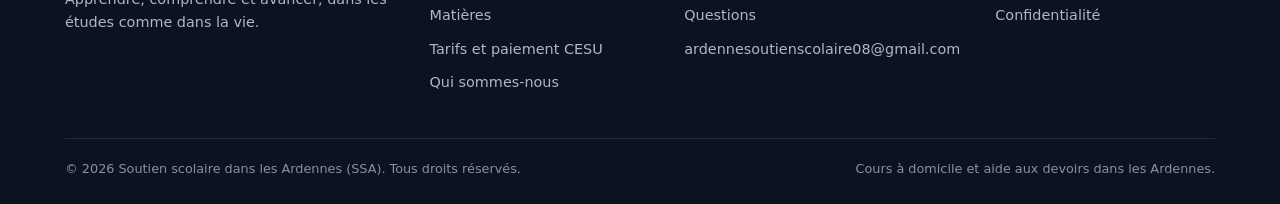
<file: a-propos.html>
<!DOCTYPE html>
<html lang="fr">
<head>
  <meta charset="UTF-8">
  <meta name="viewport" content="width=device-width, initial-scale=1.0">
  <title>Qui sommes-nous – Soutien scolaire dans les Ardennes</title>
  <meta name="description" content="Depuis 2021, nous accompagnons des élèves du primaire au lycée dans les Ardennes. Un rendez-vous avec les parents avant de commencer, sans stress.">
  <meta name="theme-color" content="#635bff">
  <meta http-equiv="Content-Security-Policy" content="default-src 'self'; img-src 'self' data: https:; style-src 'self' 'unsafe-inline' https://fonts.googleapis.com https://fonts.gstatic.com; font-src 'self' https://fonts.googleapis.com https://fonts.gstatic.com; script-src 'self' 'unsafe-inline' https://formsubmit.co; connect-src 'self' https://formsubmit.co; form-action 'self' https://formsubmit.co; frame-ancestors 'none'; object-src 'none'; base-uri 'self'; upgrade-insecure-requests">
  <meta name="referrer-policy" content="strict-origin-when-cross-origin">
  <meta name="permissions-policy" content="geolocation=(), microphone=(), camera=()">
  <link rel="icon" href="favicon.svg" type="image/svg+xml">

  <link rel="preconnect" href="https://fonts.googleapis.com">
  <link rel="preconnect" href="https://fonts.gstatic.com" crossorigin>
  <link href="https://fonts.googleapis.com/css2?family=Bricolage+Grotesque:opsz,wght@12..96,500..800&family=Plus+Jakarta+Sans:wght@400..800&display=swap" rel="stylesheet">

  <link rel="stylesheet" href="base.css">
  <link rel="stylesheet" href="layout.css">
  <link rel="stylesheet" href="components.css">
  <link rel="stylesheet" href="home.css">
  <link rel="stylesheet" href="page.css">
  <script src="ui.js"></script>
</head>
<body>

<header class="site-header">
  <div class="container navbar">
    <a href="index.html" class="logo" aria-label="Soutien scolaire dans les Ardennes – accueil">
      <span class="logo-icon">SSA</span>
      <span class="logo-text">Soutien scolaire<small>dans les Ardennes</small></span>
    </a>
    <nav class="main-nav" aria-label="Navigation principale">
      <button class="menu-button" id="menuButton" aria-expanded="false" aria-controls="menu" aria-label="Ouvrir le menu">☰</button>
      <ul id="menu">
        <li><a href="index.html#cours">Nos cours</a></li>
        <li><a href="index.html#matieres">Matières</a></li>
        <li><a href="index.html#fonctionnement">Comment ça marche</a></li>
        <li><a href="tarifs.html">Tarifs et CESU</a></li>
        <li><a href="a-propos.html" aria-current="page">Qui sommes-nous</a></li>
      </ul>
    </nav>
    <a href="index.html#reservation" class="btn btn-primary header-cta">Réserver mon cours gratuit</a>
  </div>
</header>

<main>

<section class="page-hero">
  <div class="container">
    <span class="section-label">Qui sommes-nous</span>
    <h1>Des accompagnants proches de vos enfants, depuis 2021.</h1>
    <p>Nous aidons les élèves des Ardennes à comprendre, reprendre confiance et avancer à leur rythme. Et nous commençons toujours par vous rencontrer.</p>
  </div>
</section>

<section class="section">
  <div class="container about-split">
    <div class="reveal">
      <span class="section-label">Notre histoire</span>
      <h2>Du soutien scolaire, près de chez vous.</h2>
      <p>Depuis 2021, nous accompagnons des élèves du primaire au lycée dans les Ardennes : aide aux devoirs, méthodes de travail, révisions avant les contrôles et les examens.</p>
      <p>Notre objectif n'est pas seulement de faire les exercices : c'est que chaque élève comprenne, gagne en autonomie et retrouve confiance en lui.</p>
    </div>
    <img class="reveal" src="cours-1.jpg" alt="Un répétiteur explique un exercice à un élève devant l'ordinateur" width="1000" height="562" loading="lazy" style="object-position:75% center">
  </div>
</section>

<section class="section section--white" id="rendez-vous">
  <div class="container">
    <div class="section-header center reveal">
      <span class="section-label">Avant de commencer</span>
      <h2>Un rendez-vous avec vous. Pas de panique.</h2>
      <p>Confier son enfant à quelqu'un, ça ne se fait pas à la légère. C'est pourquoi nous prenons le temps de vous rencontrer avant le premier cours.</p>
    </div>
    <div class="values">
      <article class="card reveal"><div class="card-icon">🤝</div><h3>On fait connaissance</h3><p>Un échange avec vous, par téléphone ou en personne : vous nous parlez de votre enfant, de ses difficultés, de ses envies.</p></article>
      <article class="card reveal" style="--d:.07s"><div class="card-icon">❓</div><h3>Vous posez toutes vos questions</h3><p>Déroulement des cours, paiement par CESU, démarches : nous répondons à tout, sans jargon et sans pression.</p></article>
      <article class="card reveal" style="--d:.14s"><div class="card-icon">🛡️</div><h3>Vous restez libre</h3><p>Le rendez-vous et le premier cours sont gratuits et sans engagement. Vous pouvez assister au premier cours.</p></article>
    </div>
  </div>
</section>

<section class="section">
  <div class="container">
    <div class="section-header reveal">
      <span class="section-label">Notre manière de travailler</span>
      <h2>Le bon répétiteur pour votre enfant.</h2>
      <p>Tous les élèves ne se ressemblent pas : nous choisissons l'accompagnant le plus adapté à son niveau, sa matière, sa personnalité et vos disponibilités.</p>
    </div>
    <div class="values">
      <article class="card reveal"><div class="card-icon">🎯</div><h3>Un suivi adapté</h3><p>Nous partons du niveau réel de l'élève et avançons pas à pas, sans le brusquer.</p></article>
      <article class="card reveal" style="--d:.07s"><div class="card-icon">💬</div><h3>Des parents informés</h3><p>Vous savez ce qui a été travaillé et où en est votre enfant. Les parents sont les bienvenus pendant le cours.</p></article>
      <article class="card reveal" style="--d:.14s"><div class="card-icon">💶</div><h3>Des prix transparents</h3><p>Pas d'agence, pas de commission : vous nous employez directement par CESU, avec 50 % de crédit d'impôt.</p></article>
    </div>
    <div class="callout reveal" style="max-width:820px;margin:32px auto 0">
      <strong>Comment ça se passe pour le paiement ?</strong>
      <p>Les parents nous emploient directement via le CESU. Tout est expliqué sur la page <a href="tarifs.html#cesu" style="text-decoration:underline">Tarifs et paiement par CESU</a>, avec les démarches pas à pas.</p>
    </div>
  </div>
</section>

<section class="section">
  <div class="container">
    <div class="cta-band reveal">
      <h2>Prêt à essayer ?</h2>
      <p>Le premier cours est gratuit et sans engagement. Réservez en 2 minutes, nous vous rappelons.</p>
      <a href="index.html#reservation" class="btn btn-primary btn-large">📅 Réserver mon cours gratuit</a>
    </div>
  </div>
</section>
</main>

<footer class="site-footer">
  <div class="container">
    <div class="footer-grid">
      <div>
        <div class="logo"><span class="logo-icon">SSA</span><span class="logo-text">Soutien scolaire<small>dans les Ardennes</small></span></div>
        <p style="margin-top:15px">Apprendre, comprendre et avancer, dans les études comme dans la vie.</p>
      </div>
      <div>
        <h4>Explorer</h4>
        <ul>
          <li><a href="index.html#cours">Nos cours</a></li>
          <li><a href="index.html#matieres">Matières</a></li>
          <li><a href="tarifs.html">Tarifs et paiement CESU</a></li>
          <li><a href="a-propos.html">Qui sommes-nous</a></li>
        </ul>
      </div>
      <div>
        <h4>Réserver</h4>
        <ul>
          <li><a href="index.html#reservation">Cours gratuit</a></li>
          <li><a href="index.html#faq">Questions</a></li>
          <li><a href="mailto:ardennesoutienscolaire08@gmail.com" data-contact="email" data-show-text>ardennesoutienscolaire08@gmail.com</a></li>
        </ul>
      </div>
      <div>
        <h4>Informations</h4>
        <ul>
          <li><a href="mentions-legales.html">Mentions légales</a></li>
          <li><a href="confidentialite.html">Confidentialité</a></li>
        </ul>
      </div>
    </div>
    <div class="copyright">
      <span>© 2026 Soutien scolaire dans les Ardennes (SSA). Tous droits réservés.</span>
      <span>Cours à domicile et aide aux devoirs dans les Ardennes.</span>
    </div>
  </div>
</footer>
<script src="config.js"></script>
<script src="content.js"></script>
</body>
</html>
</file>
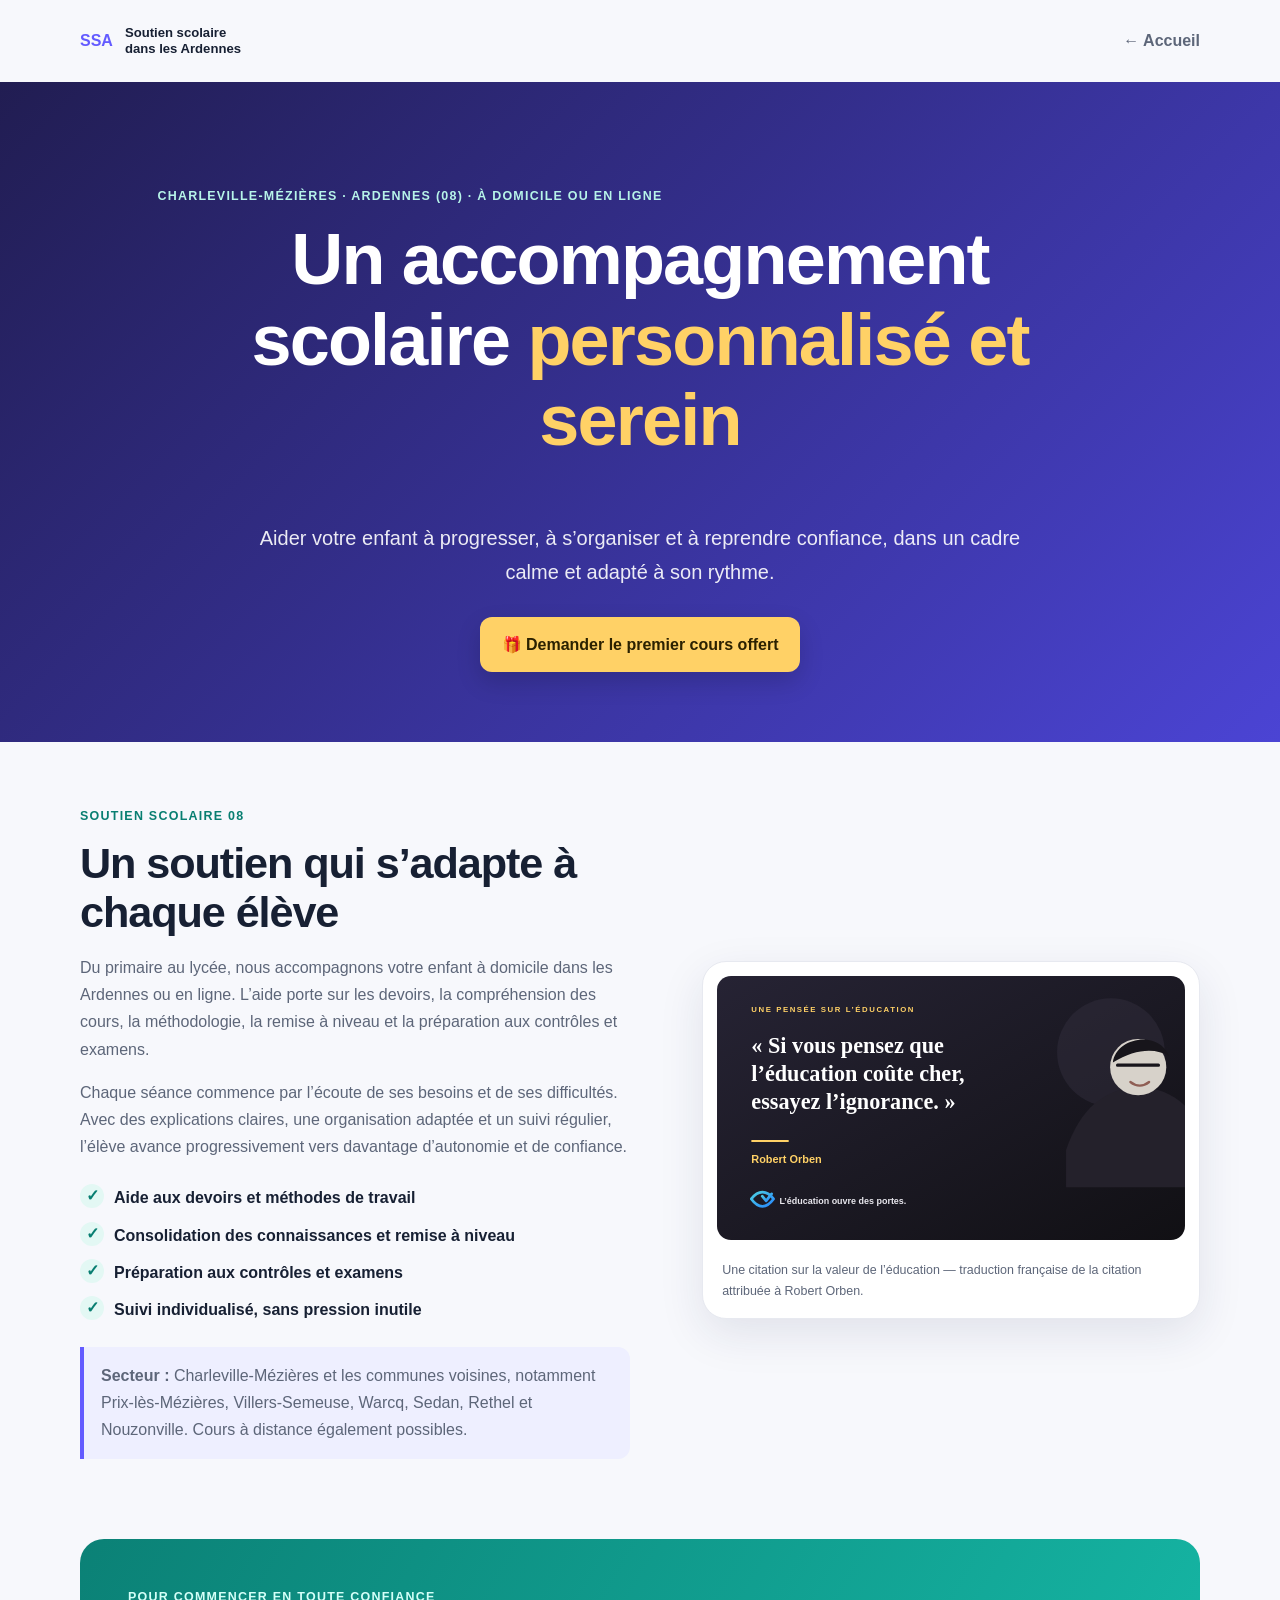
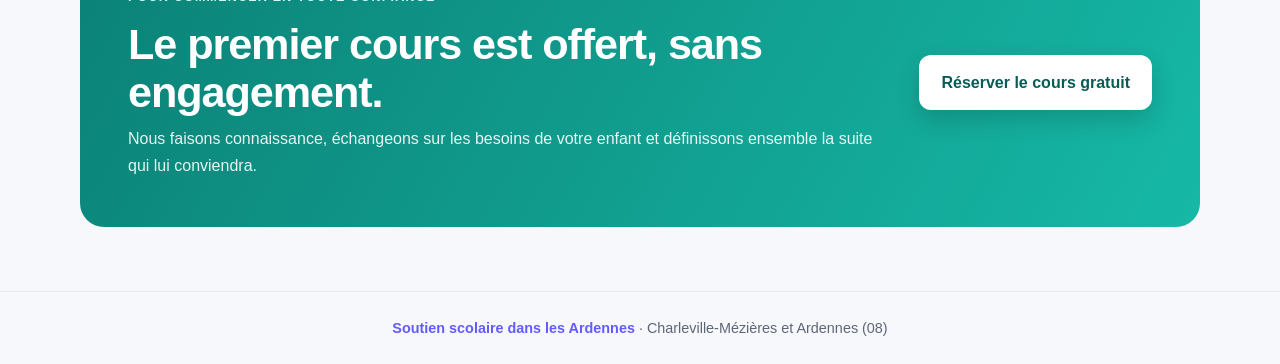
<file: accompagnement.html>
<!DOCTYPE html>
<html lang="fr">
<head>
  <meta charset="UTF-8">
  <meta name="viewport" content="width=device-width, initial-scale=1.0">
  <meta name="description" content="Un accompagnement scolaire personnalisé, bienveillant et à domicile à Charleville-Mézières et dans les Ardennes. Premier cours offert.">
  <meta name="theme-color" content="#17151b">
  <title>Accompagnement scolaire personnalisé | Soutien Scolaire 08</title>
  <link rel="stylesheet" href="accompagnement.css">
</head>
<body>
  <header class="topbar">
    <a class="brand" href="index.html" aria-label="Soutien Scolaire 08, accueil">SSA <span>Soutien scolaire<br>dans les Ardennes</span></a>
    <a class="back-link" href="index.html">← Accueil</a>
  </header>

  <main>
    <section class="intro">
      <p class="eyebrow">Charleville-Mézières · Ardennes (08) · À domicile ou en ligne</p>
      <h1>Un accompagnement scolaire <span>personnalisé et serein</span></h1>
      <p class="lead">Aider votre enfant à progresser, à s’organiser et à reprendre confiance, dans un cadre calme et adapté à son rythme.</p>
      <a class="button" href="index.html#reservation">🎁 Demander le premier cours offert</a>
    </section>

    <section class="content" aria-labelledby="accompagnement-title">
      <div class="summary">
        <p class="eyebrow">Soutien Scolaire 08</p>
        <h2 id="accompagnement-title">Un soutien qui s’adapte à chaque élève</h2>
        <p>Du primaire au lycée, nous accompagnons votre enfant à domicile dans les Ardennes ou en ligne. L’aide porte sur les devoirs, la compréhension des cours, la méthodologie, la remise à niveau et la préparation aux contrôles et examens.</p>
        <p>Chaque séance commence par l’écoute de ses besoins et de ses difficultés. Avec des explications claires, une organisation adaptée et un suivi régulier, l’élève avance progressivement vers davantage d’autonomie et de confiance.</p>
        <ul class="highlights">
          <li>Aide aux devoirs et méthodes de travail</li>
          <li>Consolidation des connaissances et remise à niveau</li>
          <li>Préparation aux contrôles et examens</li>
          <li>Suivi individualisé, sans pression inutile</li>
        </ul>
        <p class="location"><strong>Secteur :</strong> Charleville-Mézières et les communes voisines, notamment Prix-lès-Mézières, Villers-Semeuse, Warcq, Sedan, Rethel et Nouzonville. Cours à distance également possibles.</p>
      </div>

      <figure class="quote-card">
        <img src="citation-education.svg" alt="Citation de Robert Orben : Si vous pensez que l’éducation coûte cher, essayez l’ignorance." width="1200" height="675">
        <figcaption>Une citation sur la valeur de l’éducation — traduction française de la citation attribuée à Robert Orben.</figcaption>
      </figure>
    </section>

    <section class="offer">
      <div>
        <p class="eyebrow">Pour commencer en toute confiance</p>
        <h2>Le premier cours est offert, sans engagement.</h2>
        <p>Nous faisons connaissance, échangeons sur les besoins de votre enfant et définissons ensemble la suite qui lui conviendra.</p>
      </div>
      <a class="button button-light" href="index.html#reservation">Réserver le cours gratuit</a>
    </section>
  </main>

  <footer><a href="index.html">Soutien scolaire dans les Ardennes</a> · Charleville-Mézières et Ardennes (08)</footer>
</body>
</html>
</file>
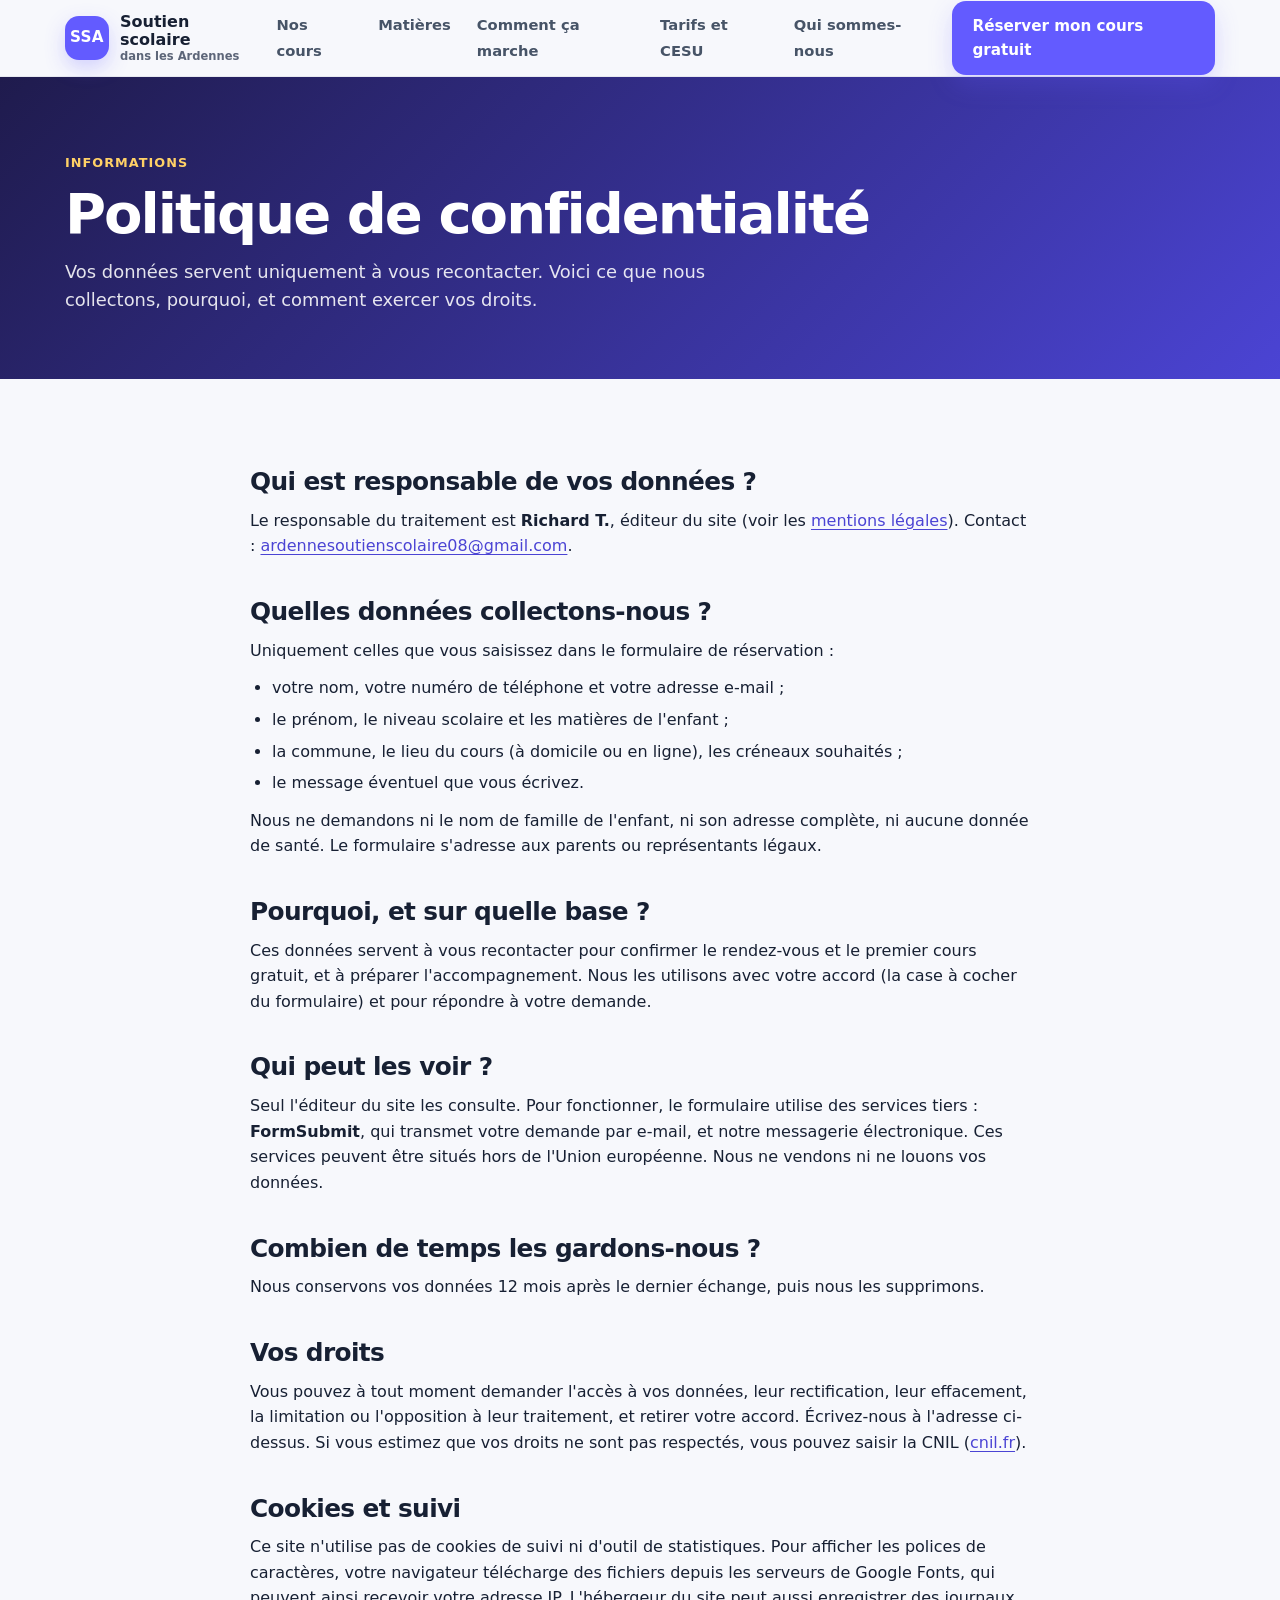
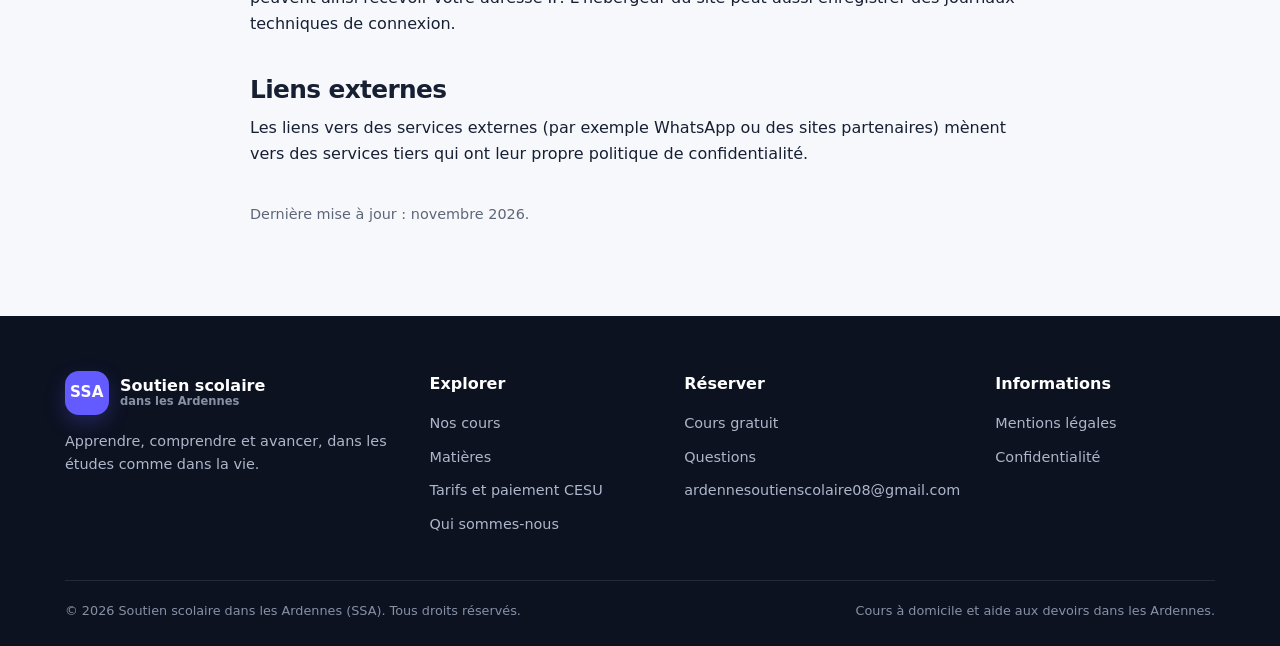
<file: confidentialite.html>
<!DOCTYPE html>
<html lang="fr">
<head>
  <meta charset="UTF-8">
  <meta name="viewport" content="width=device-width, initial-scale=1.0">
  <title>Confidentialité – Soutien scolaire dans les Ardennes</title>
  <meta name="description" content="Politique de confidentialité : quelles données sont collectées par le formulaire de réservation, pourquoi, et comment exercer vos droits.">
  <meta name="theme-color" content="#635bff">
  <meta http-equiv="Content-Security-Policy" content="default-src 'self'; img-src 'self' data: https:; style-src 'self' 'unsafe-inline' https://fonts.googleapis.com https://fonts.gstatic.com; font-src 'self' https://fonts.googleapis.com https://fonts.gstatic.com; script-src 'self' 'unsafe-inline' https://formsubmit.co; connect-src 'self' https://formsubmit.co; form-action 'self' https://formsubmit.co; frame-ancestors 'none'; object-src 'none'; base-uri 'self'; upgrade-insecure-requests">
  <meta name="referrer-policy" content="strict-origin-when-cross-origin">
  <meta name="permissions-policy" content="geolocation=(), microphone=(), camera=()">
  <link rel="icon" href="favicon.svg" type="image/svg+xml">

  <link rel="preconnect" href="https://fonts.googleapis.com">
  <link rel="preconnect" href="https://fonts.gstatic.com" crossorigin>
  <link href="https://fonts.googleapis.com/css2?family=Bricolage+Grotesque:opsz,wght@12..96,500..800&family=Plus+Jakarta+Sans:wght@400..800&display=swap" rel="stylesheet">

  <link rel="stylesheet" href="base.css">
  <link rel="stylesheet" href="layout.css">
  <link rel="stylesheet" href="components.css">
  <link rel="stylesheet" href="home.css">
  <link rel="stylesheet" href="page.css">
  <script src="ui.js"></script>
</head>
<body>

<header class="site-header">
  <div class="container navbar">
    <a href="index.html" class="logo" aria-label="Soutien scolaire dans les Ardennes – accueil">
      <span class="logo-icon">SSA</span>
      <span class="logo-text">Soutien scolaire<small>dans les Ardennes</small></span>
    </a>
    <nav class="main-nav" aria-label="Navigation principale">
      <button class="menu-button" id="menuButton" aria-expanded="false" aria-controls="menu" aria-label="Ouvrir le menu">☰</button>
      <ul id="menu">
        <li><a href="index.html#cours">Nos cours</a></li>
        <li><a href="index.html#matieres">Matières</a></li>
        <li><a href="index.html#fonctionnement">Comment ça marche</a></li>
        <li><a href="tarifs.html">Tarifs et CESU</a></li>
        <li><a href="a-propos.html">Qui sommes-nous</a></li>
      </ul>
    </nav>
    <a href="index.html#reservation" class="btn btn-primary header-cta">Réserver mon cours gratuit</a>
  </div>
</header>

<main>

<section class="page-hero">
  <div class="container">
    <span class="section-label">Informations</span>
    <h1>Politique de confidentialité</h1>
    <p>Vos données servent uniquement à vous recontacter. Voici ce que nous collectons, pourquoi, et comment exercer vos droits.</p>
  </div>
</section>

<section class="section">
  <div class="container prose">

    <h2>Qui est responsable de vos données ?</h2>
    <p>Le responsable du traitement est <strong data-legal="nom"></strong>, éditeur du site (voir les <a href="mentions-legales.html">mentions légales</a>). Contact : <a href="mailto:ardennesoutienscolaire08@gmail.com" data-contact="email" data-show-text>ardennesoutienscolaire08@gmail.com</a>.</p>

    <h2>Quelles données collectons-nous ?</h2>
    <p>Uniquement celles que vous saisissez dans le formulaire de réservation :</p>
    <ul>
      <li>votre nom, votre numéro de téléphone et votre adresse e-mail ;</li>
      <li>le prénom, le niveau scolaire et les matières de l'enfant ;</li>
      <li>la commune, le lieu du cours (à domicile ou en ligne), les créneaux souhaités ;</li>
      <li>le message éventuel que vous écrivez.</li>
    </ul>
    <p>Nous ne demandons ni le nom de famille de l'enfant, ni son adresse complète, ni aucune donnée de santé. Le formulaire s'adresse aux parents ou représentants légaux.</p>

    <h2>Pourquoi, et sur quelle base ?</h2>
    <p>Ces données servent à vous recontacter pour confirmer le rendez-vous et le premier cours gratuit, et à préparer l'accompagnement. Nous les utilisons avec votre accord (la case à cocher du formulaire) et pour répondre à votre demande.</p>

    <h2>Qui peut les voir ?</h2>
    <p>Seul l'éditeur du site les consulte. Pour fonctionner, le formulaire utilise des services tiers : <strong>FormSubmit</strong>, qui transmet votre demande par e-mail, et notre messagerie électronique. Ces services peuvent être situés hors de l'Union européenne. Nous ne vendons ni ne louons vos données.</p>

    <h2>Combien de temps les gardons-nous ?</h2>
    <p>Nous conservons vos données <span data-legal="conservation"></span>, puis nous les supprimons.</p>

    <h2>Vos droits</h2>
    <p>Vous pouvez à tout moment demander l'accès à vos données, leur rectification, leur effacement, la limitation ou l'opposition à leur traitement, et retirer votre accord. Écrivez-nous à l'adresse ci-dessus. Si vous estimez que vos droits ne sont pas respectés, vous pouvez saisir la CNIL (<a href="https://www.cnil.fr" target="_blank" rel="noopener">cnil.fr</a>).</p>

    <h2>Cookies et suivi</h2>
    <p>Ce site n'utilise pas de cookies de suivi ni d'outil de statistiques. Pour afficher les polices de caractères, votre navigateur télécharge des fichiers depuis les serveurs de Google Fonts, qui peuvent ainsi recevoir votre adresse IP. L'hébergeur du site peut aussi enregistrer des journaux techniques de connexion.</p>

    <h2>Liens externes</h2>
    <p>Les liens vers des services externes (par exemple WhatsApp ou des sites partenaires) mènent vers des services tiers qui ont leur propre politique de confidentialité.</p>

    <p class="updated">Dernière mise à jour : novembre 2026.</p>
  </div>
</section>

</main>

<footer class="site-footer">
  <div class="container">
    <div class="footer-grid">
      <div>
        <div class="logo"><span class="logo-icon">SSA</span><span class="logo-text">Soutien scolaire<small>dans les Ardennes</small></span></div>
        <p style="margin-top:15px">Apprendre, comprendre et avancer, dans les études comme dans la vie.</p>
      </div>
      <div>
        <h4>Explorer</h4>
        <ul>
          <li><a href="index.html#cours">Nos cours</a></li>
          <li><a href="index.html#matieres">Matières</a></li>
          <li><a href="tarifs.html">Tarifs et paiement CESU</a></li>
          <li><a href="a-propos.html">Qui sommes-nous</a></li>
        </ul>
      </div>
      <div>
        <h4>Réserver</h4>
        <ul>
          <li><a href="index.html#reservation">Cours gratuit</a></li>
          <li><a href="index.html#faq">Questions</a></li>
          <li><a href="mailto:ardennesoutienscolaire08@gmail.com" data-contact="email" data-show-text>ardennesoutienscolaire08@gmail.com</a></li>
        </ul>
      </div>
      <div>
        <h4>Informations</h4>
        <ul>
          <li><a href="mentions-legales.html">Mentions légales</a></li>
          <li><a href="confidentialite.html">Confidentialité</a></li>
        </ul>
      </div>
    </div>
    <div class="copyright">
      <span>© 2026 Soutien scolaire dans les Ardennes (SSA). Tous droits réservés.</span>
      <span>Cours à domicile et aide aux devoirs dans les Ardennes.</span>
    </div>
  </div>
</footer>
<script src="config.js"></script>
<script src="content.js"></script>
<script src="legal.js"></script>
</body>
</html>
</file>
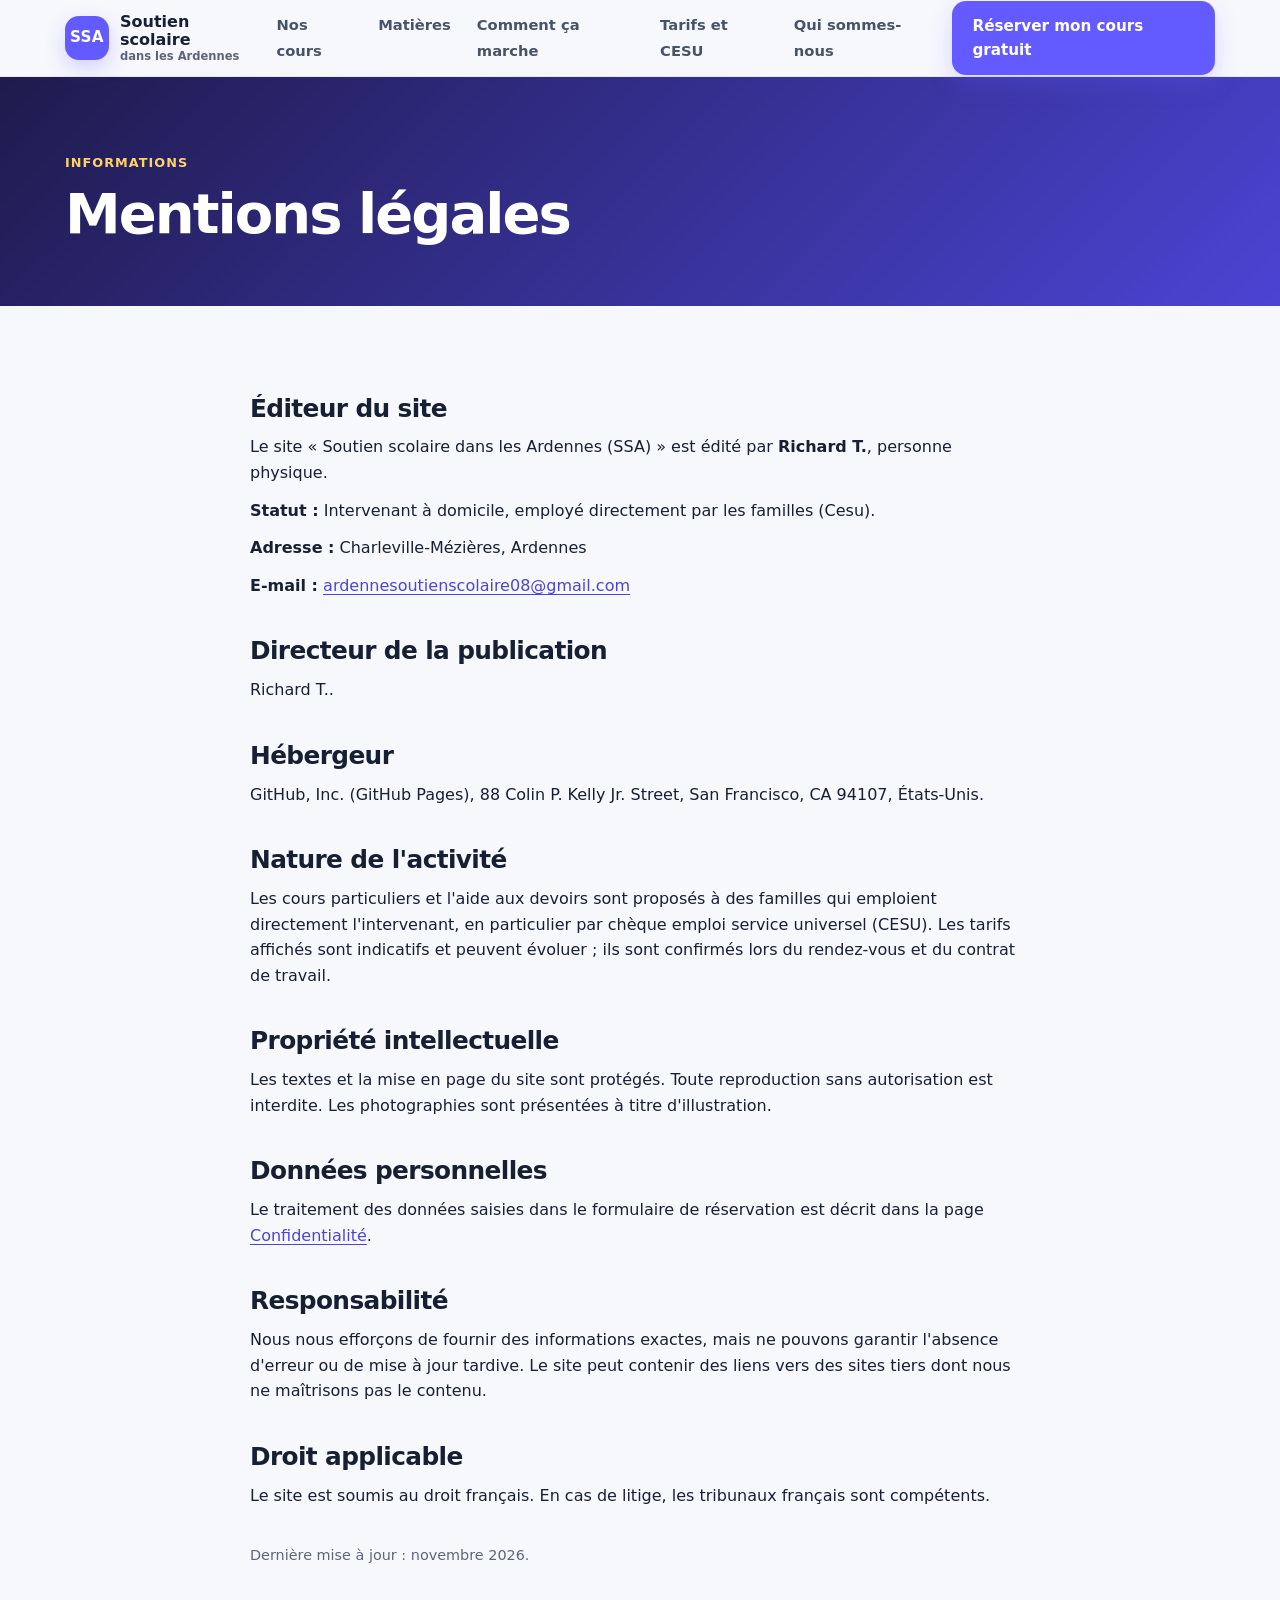
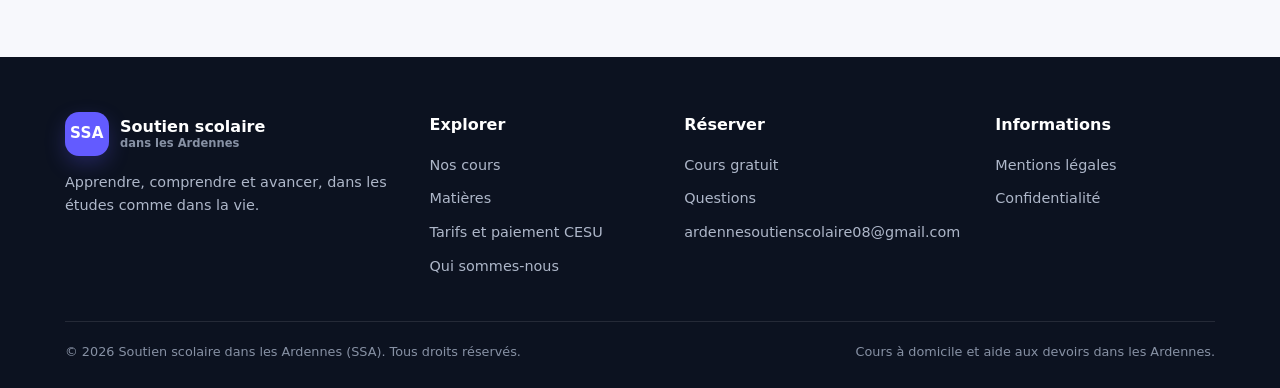
<file: mentions-legales.html>
<!DOCTYPE html>
<html lang="fr">
<head>
  <meta charset="UTF-8">
  <meta name="viewport" content="width=device-width, initial-scale=1.0">
  <title>Mentions légales – Soutien scolaire dans les Ardennes</title>
  <meta name="description" content="Mentions légales du site Soutien scolaire dans les Ardennes (SSA).">
  <meta name="theme-color" content="#635bff">
  <meta http-equiv="Content-Security-Policy" content="default-src 'self'; img-src 'self' data: https:; style-src 'self' 'unsafe-inline' https://fonts.googleapis.com https://fonts.gstatic.com; font-src 'self' https://fonts.googleapis.com https://fonts.gstatic.com; script-src 'self' 'unsafe-inline' https://formsubmit.co; connect-src 'self' https://formsubmit.co; form-action 'self' https://formsubmit.co; frame-ancestors 'none'; object-src 'none'; base-uri 'self'; upgrade-insecure-requests">
  <meta name="referrer-policy" content="strict-origin-when-cross-origin">
  <meta name="permissions-policy" content="geolocation=(), microphone=(), camera=()">
  <link rel="icon" href="favicon.svg" type="image/svg+xml">

  <link rel="preconnect" href="https://fonts.googleapis.com">
  <link rel="preconnect" href="https://fonts.gstatic.com" crossorigin>
  <link href="https://fonts.googleapis.com/css2?family=Bricolage+Grotesque:opsz,wght@12..96,500..800&family=Plus+Jakarta+Sans:wght@400..800&display=swap" rel="stylesheet">

  <link rel="stylesheet" href="base.css">
  <link rel="stylesheet" href="layout.css">
  <link rel="stylesheet" href="components.css">
  <link rel="stylesheet" href="home.css">
  <link rel="stylesheet" href="page.css">
  <script src="ui.js"></script>
</head>
<body>

<header class="site-header">
  <div class="container navbar">
    <a href="index.html" class="logo" aria-label="Soutien scolaire dans les Ardennes – accueil">
      <span class="logo-icon">SSA</span>
      <span class="logo-text">Soutien scolaire<small>dans les Ardennes</small></span>
    </a>
    <nav class="main-nav" aria-label="Navigation principale">
      <button class="menu-button" id="menuButton" aria-expanded="false" aria-controls="menu" aria-label="Ouvrir le menu">☰</button>
      <ul id="menu">
        <li><a href="index.html#cours">Nos cours</a></li>
        <li><a href="index.html#matieres">Matières</a></li>
        <li><a href="index.html#fonctionnement">Comment ça marche</a></li>
        <li><a href="tarifs.html">Tarifs et CESU</a></li>
        <li><a href="a-propos.html">Qui sommes-nous</a></li>
      </ul>
    </nav>
    <a href="index.html#reservation" class="btn btn-primary header-cta">Réserver mon cours gratuit</a>
  </div>
</header>

<main>

<section class="page-hero">
  <div class="container">
    <span class="section-label">Informations</span>
    <h1>Mentions légales</h1>
  </div>
</section>

<section class="section">
  <div class="container prose">

    <h2>Éditeur du site</h2>
    <p>Le site « Soutien scolaire dans les Ardennes (SSA) » est édité par <strong data-legal="nom">Stephen R.</strong>, personne physique.</p>
    <p><strong>Statut :</strong> <span data-legal="statut"></span>.</p>
    <p data-legal-optional><strong>Adresse :</strong> <span data-legal="adresse"></span></p>
    <p><strong>E-mail :</strong> <a href="mailto:ardennesoutienscolaire08@gmail.com" data-contact="email" data-show-text>ardennesoutienscolaire08@gmail.com</a></p>
    <p data-legal-optional><strong>Téléphone :</strong> <span data-legal="telephone"></span></p>

    <h2>Directeur de la publication</h2>
    <p><span data-legal="nom"></span>.</p>

    <h2>Hébergeur</h2>
    <p><span data-legal="hebergeur"></span>.</p>

    <h2>Nature de l'activité</h2>
    <p>Les cours particuliers et l'aide aux devoirs sont proposés à des familles qui emploient directement l'intervenant, en particulier par chèque emploi service universel (CESU). Les tarifs affichés sont indicatifs et peuvent évoluer ; ils sont confirmés lors du rendez-vous et du contrat de travail.</p>

    <h2>Propriété intellectuelle</h2>
    <p>Les textes et la mise en page du site sont protégés. Toute reproduction sans autorisation est interdite. Les photographies sont présentées à titre d'illustration.</p>

    <h2>Données personnelles</h2>
    <p>Le traitement des données saisies dans le formulaire de réservation est décrit dans la page <a href="confidentialite.html">Confidentialité</a>.</p>

    <h2>Responsabilité</h2>
    <p>Nous nous efforçons de fournir des informations exactes, mais ne pouvons garantir l'absence d'erreur ou de mise à jour tardive. Le site peut contenir des liens vers des sites tiers dont nous ne maîtrisons pas le contenu.</p>

    <h2>Droit applicable</h2>
    <p>Le site est soumis au droit français. En cas de litige, les tribunaux français sont compétents.</p>

    <p class="updated">Dernière mise à jour : novembre 2026.</p>
  </div>
</section>

</main>

<footer class="site-footer">
  <div class="container">
    <div class="footer-grid">
      <div>
        <div class="logo"><span class="logo-icon">SSA</span><span class="logo-text">Soutien scolaire<small>dans les Ardennes</small></span></div>
        <p style="margin-top:15px">Apprendre, comprendre et avancer, dans les études comme dans la vie.</p>
      </div>
      <div>
        <h4>Explorer</h4>
        <ul>
          <li><a href="index.html#cours">Nos cours</a></li>
          <li><a href="index.html#matieres">Matières</a></li>
          <li><a href="tarifs.html">Tarifs et paiement CESU</a></li>
          <li><a href="a-propos.html">Qui sommes-nous</a></li>
        </ul>
      </div>
      <div>
        <h4>Réserver</h4>
        <ul>
          <li><a href="index.html#reservation">Cours gratuit</a></li>
          <li><a href="index.html#faq">Questions</a></li>
          <li><a href="mailto:ardennesoutienscolaire08@gmail.com" data-contact="email" data-show-text>ardennesoutienscolaire08@gmail.com</a></li>
        </ul>
      </div>
      <div>
        <h4>Informations</h4>
        <ul>
          <li><a href="mentions-legales.html">Mentions légales</a></li>
          <li><a href="confidentialite.html">Confidentialité</a></li>
        </ul>
      </div>
    </div>
    <div class="copyright">
      <span>© 2026 Soutien scolaire dans les Ardennes (SSA). Tous droits réservés.</span>
      <span>Cours à domicile et aide aux devoirs dans les Ardennes.</span>
    </div>
  </div>
</footer>
<script src="config.js"></script>
<script src="content.js"></script>
<script src="legal.js"></script>
</body>
</html>
</file>
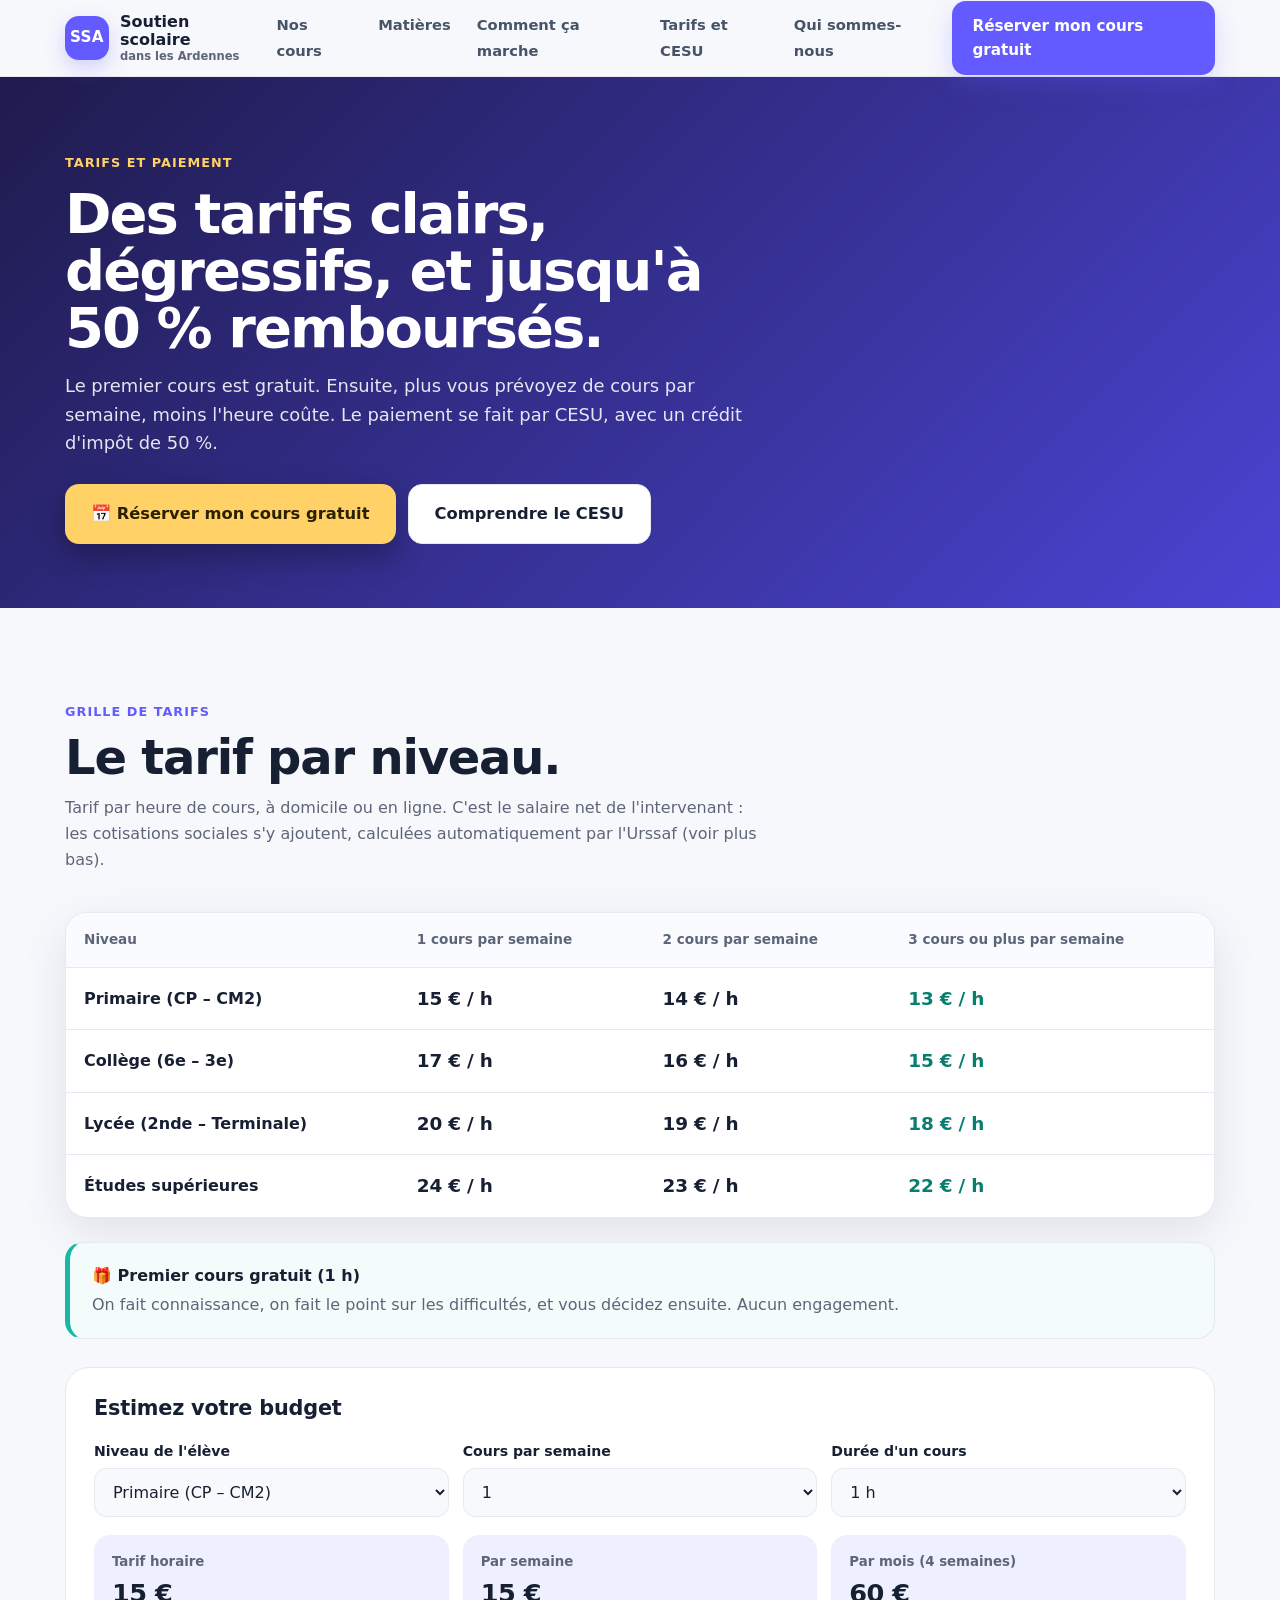
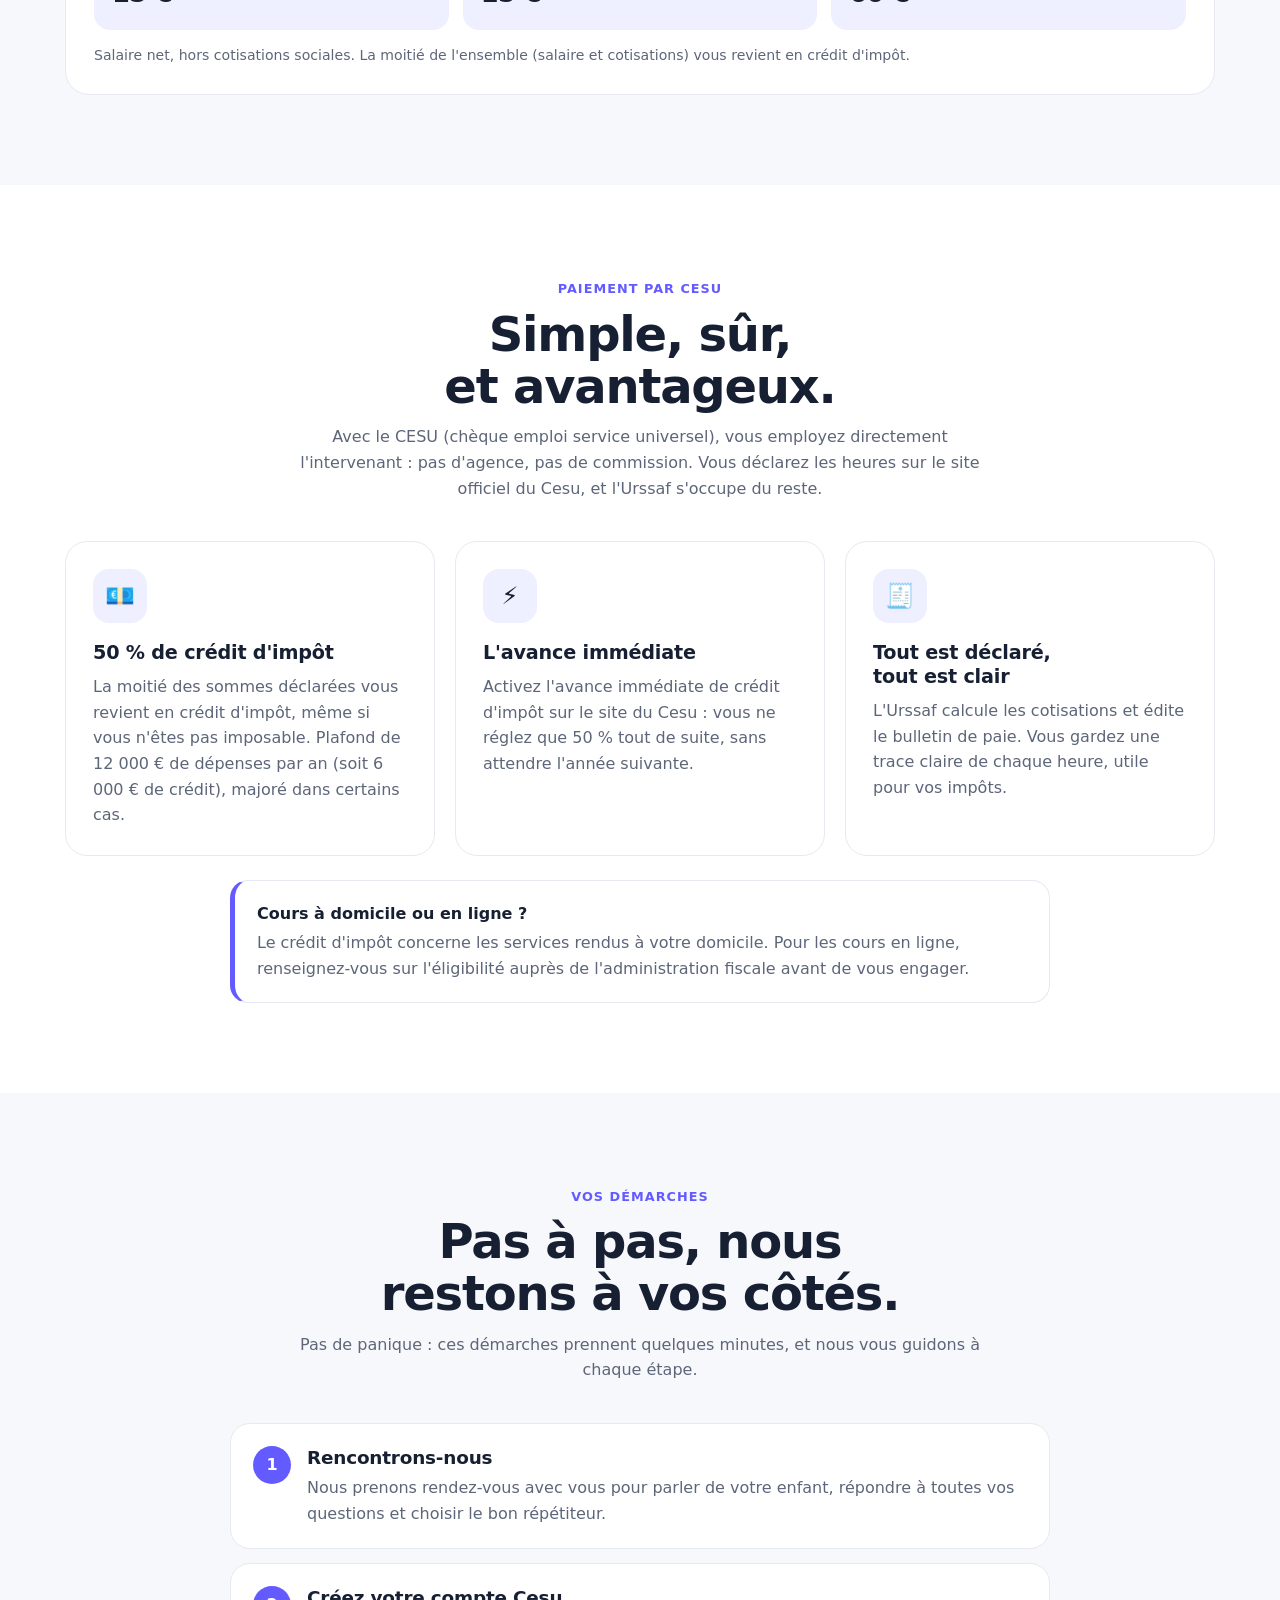
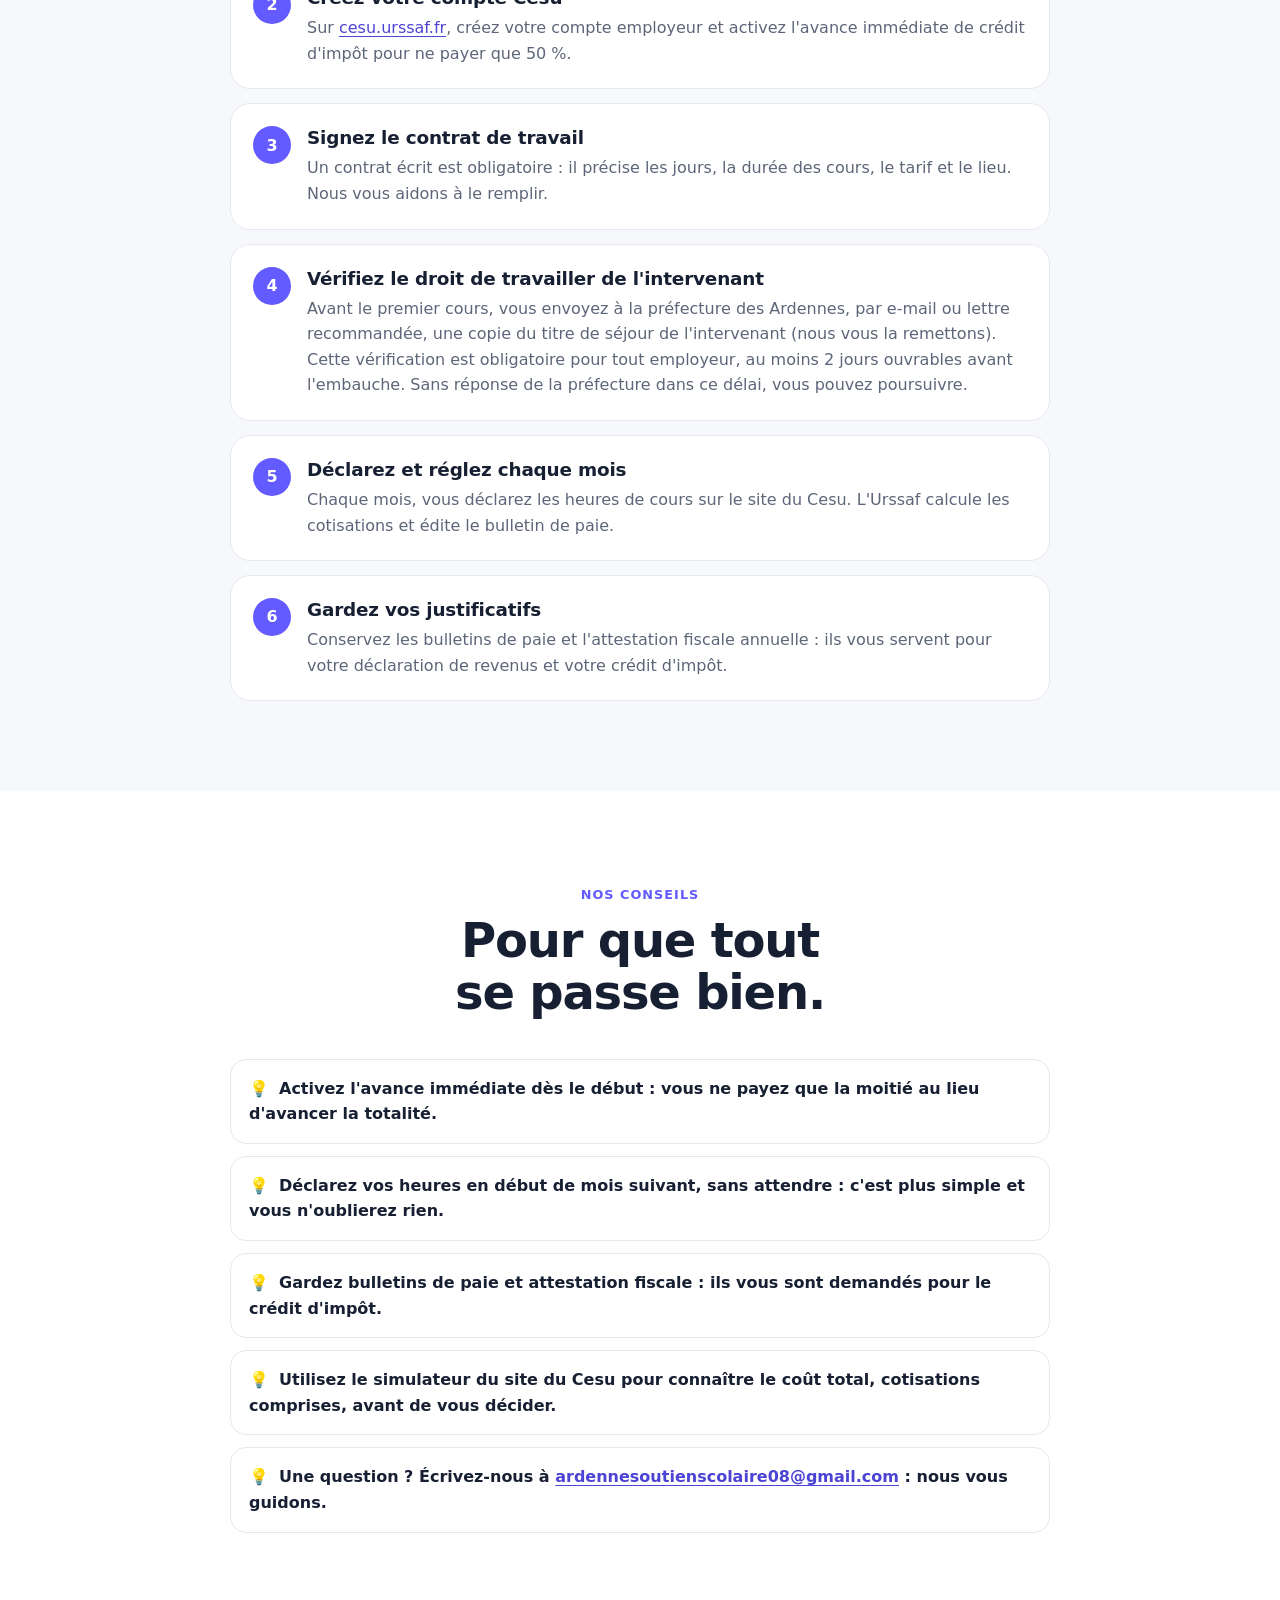
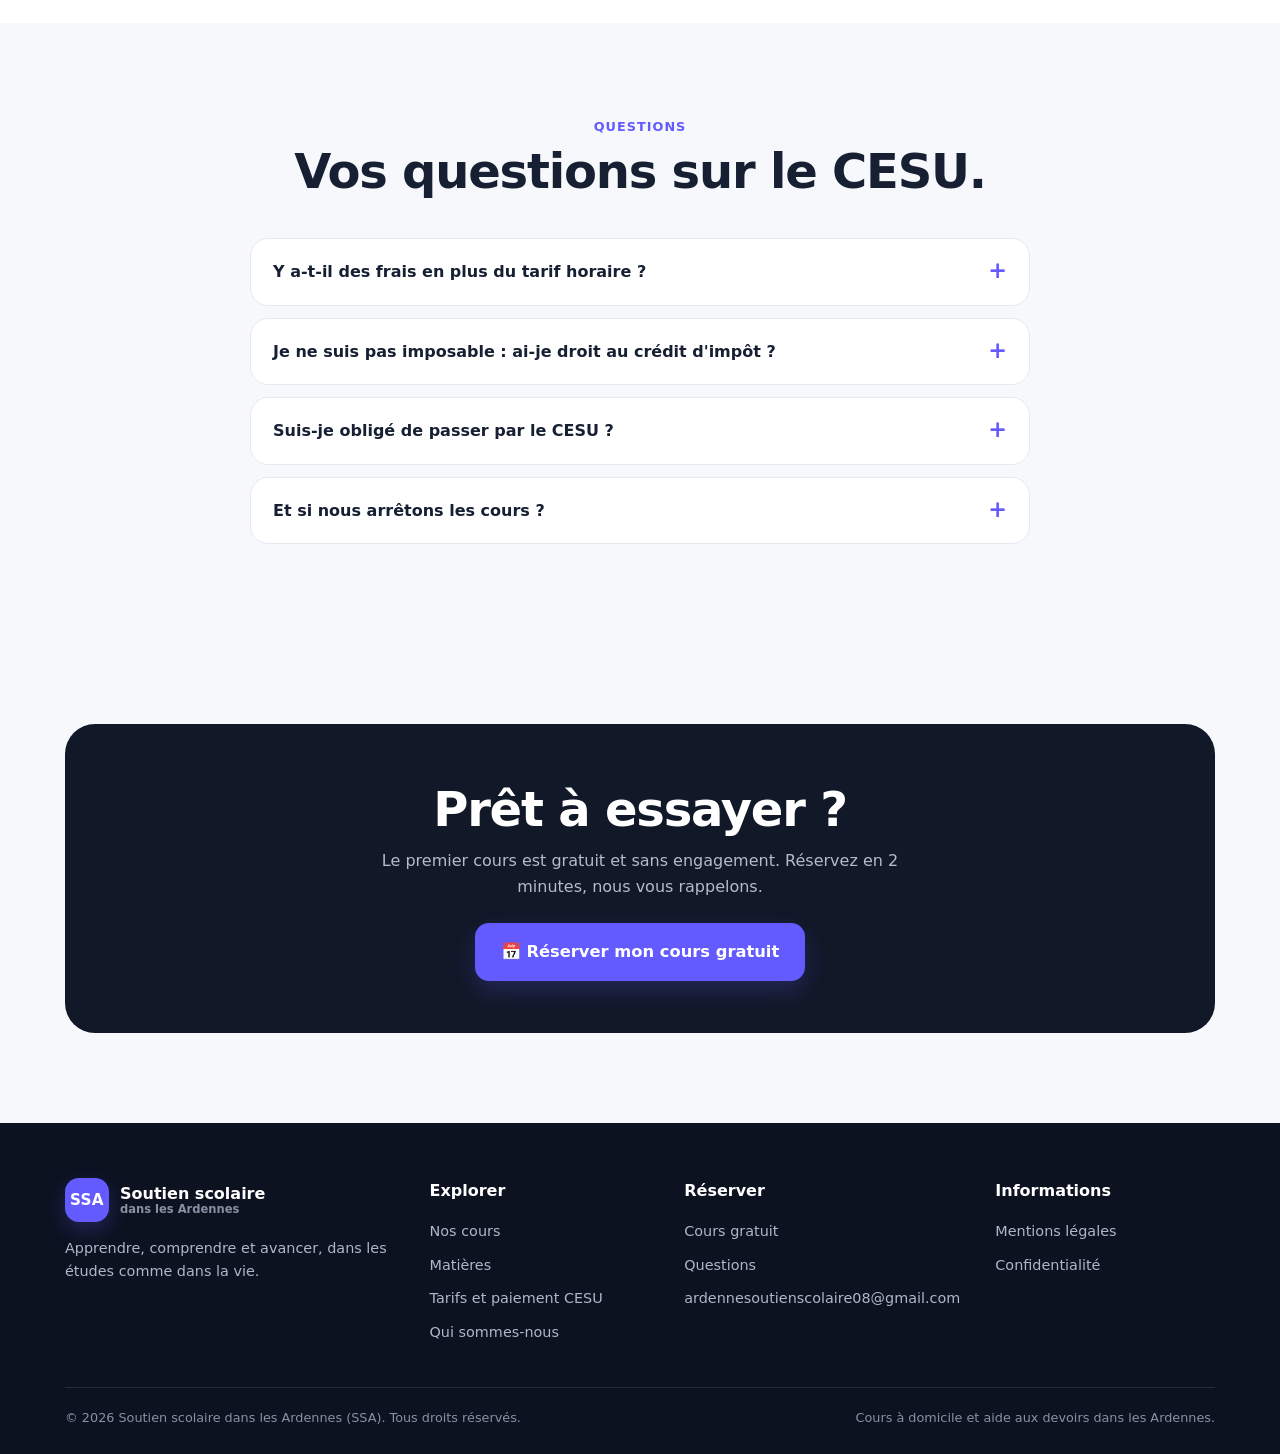
<file: tarifs.html>
<!DOCTYPE html>
<html lang="fr">
<head>
  <meta charset="UTF-8">
  <meta name="viewport" content="width=device-width, initial-scale=1.0">
  <title>Tarifs et paiement par CESU – Soutien scolaire dans les Ardennes</title>
  <meta name="description" content="Tarifs de soutien scolaire à domicile dans les Ardennes, dégressifs selon le nombre de cours par semaine. Paiement par CESU, avec 50 % de crédit d'impôt.">
  <meta name="theme-color" content="#635bff">
  <meta http-equiv="Content-Security-Policy" content="default-src 'self'; img-src 'self' data: https:; style-src 'self' 'unsafe-inline' https://fonts.googleapis.com https://fonts.gstatic.com; font-src 'self' https://fonts.googleapis.com https://fonts.gstatic.com; script-src 'self' 'unsafe-inline' https://formsubmit.co; connect-src 'self' https://formsubmit.co; form-action 'self' https://formsubmit.co; frame-ancestors 'none'; object-src 'none'; base-uri 'self'; upgrade-insecure-requests">
  <meta name="referrer-policy" content="strict-origin-when-cross-origin">
  <meta name="permissions-policy" content="geolocation=(), microphone=(), camera=()">
  <link rel="icon" href="favicon.svg" type="image/svg+xml">

  <link rel="preconnect" href="https://fonts.googleapis.com">
  <link rel="preconnect" href="https://fonts.gstatic.com" crossorigin>
  <link href="https://fonts.googleapis.com/css2?family=Bricolage+Grotesque:opsz,wght@12..96,500..800&family=Plus+Jakarta+Sans:wght@400..800&display=swap" rel="stylesheet">

  <link rel="stylesheet" href="base.css">
  <link rel="stylesheet" href="layout.css">
  <link rel="stylesheet" href="components.css">
  <link rel="stylesheet" href="home.css">
  <link rel="stylesheet" href="page.css">
  <script src="ui.js"></script>
</head>
<body>

<header class="site-header">
  <div class="container navbar">
    <a href="index.html" class="logo" aria-label="Soutien scolaire dans les Ardennes – accueil">
      <span class="logo-icon">SSA</span>
      <span class="logo-text">Soutien scolaire<small>dans les Ardennes</small></span>
    </a>
    <nav class="main-nav" aria-label="Navigation principale">
      <button class="menu-button" id="menuButton" aria-expanded="false" aria-controls="menu" aria-label="Ouvrir le menu">☰</button>
      <ul id="menu">
        <li><a href="index.html#cours">Nos cours</a></li>
        <li><a href="index.html#matieres">Matières</a></li>
        <li><a href="index.html#fonctionnement">Comment ça marche</a></li>
        <li><a href="tarifs.html" aria-current="page">Tarifs et CESU</a></li>
        <li><a href="a-propos.html">Qui sommes-nous</a></li>
      </ul>
    </nav>
    <a href="index.html#reservation" class="btn btn-primary header-cta">Réserver mon cours gratuit</a>
  </div>
</header>

<main>

<section class="page-hero">
  <div class="container">
    <span class="section-label">Tarifs et paiement</span>
    <h1>Des tarifs clairs, dégressifs, et jusqu'à 50 % remboursés.</h1>
    <p>Le premier cours est gratuit. Ensuite, plus vous prévoyez de cours par semaine, moins l'heure coûte. Le paiement se fait par CESU, avec un crédit d'impôt de 50 %.</p>
    <div class="btn-row">
      <a href="index.html#reservation" class="btn btn-primary btn-large">📅 Réserver mon cours gratuit</a>
      <a href="#cesu" class="btn btn-light btn-large">Comprendre le CESU</a>
    </div>
  </div>
</section>

<section class="section" id="grille">
  <div class="container">
    <div class="section-header reveal">
      <span class="section-label">Grille de tarifs</span>
      <h2>Le tarif par niveau.</h2>
      <p>Tarif par heure de cours, à domicile ou en ligne. C'est le salaire net de l'intervenant : les cotisations sociales s'y ajoutent, calculées automatiquement par l'Urssaf (voir plus bas).</p>
    </div>

    <div class="table-wrap reveal"><table class="price-table" id="priceTable"><caption class="visually-hidden">Tarifs horaires selon le niveau et le nombre de cours par semaine</caption></table></div>

    <div class="callout callout--green reveal">
      <strong>🎁 Premier cours gratuit (<span data-free-minutes>1 h</span>)</strong>
      <p>On fait connaissance, on fait le point sur les difficultés, et vous décidez ensuite. Aucun engagement.</p>
    </div>

    <div class="calc reveal">
      <h3>Estimez votre budget</h3>
      <div class="calc-fields">
        <div class="field"><label for="calcLevel">Niveau de l'élève</label><select id="calcLevel"></select></div>
        <div class="field"><label for="calcPerWeek">Cours par semaine</label>
          <select id="calcPerWeek"><option value="1">1</option><option value="2">2</option><option value="3">3</option><option value="4">4</option><option value="5">5</option></select></div>
        <div class="field"><label for="calcDuration">Durée d'un cours</label>
          <select id="calcDuration"><option value="1">1 h</option><option value="1.5">1 h 30</option><option value="2">2 h</option></select></div>
      </div>
      <div class="calc-result" id="calcResult" aria-live="polite"></div>
      <p class="calc-note">Salaire net, hors cotisations sociales. La moitié de l'ensemble (salaire et cotisations) vous revient en crédit d'impôt.</p>
    </div>
  </div>
</section>

<section class="section section--white" id="cesu">
  <div class="container">
    <div class="section-header center reveal">
      <span class="section-label">Paiement par CESU</span>
      <h2>Simple, sûr, et avantageux.</h2>
      <p>Avec le CESU (chèque emploi service universel), vous employez directement l'intervenant : pas d'agence, pas de commission. Vous déclarez les heures sur le site officiel du Cesu, et l'Urssaf s'occupe du reste.</p>
    </div>

    <div class="grid-3">
      <article class="card reveal">
        <div class="card-icon">💶</div>
        <h3>50 % de crédit d'impôt</h3>
        <p>La moitié des sommes déclarées vous revient en crédit d'impôt, même si vous n'êtes pas imposable. Plafond de 12 000 € de dépenses par an (soit 6 000 € de crédit), majoré dans certains cas.</p>
      </article>
      <article class="card reveal" style="--d:.07s">
        <div class="card-icon">⚡</div>
        <h3>L'avance immédiate</h3>
        <p>Activez l'avance immédiate de crédit d'impôt sur le site du Cesu : vous ne réglez que 50 % tout de suite, sans attendre l'année suivante.</p>
      </article>
      <article class="card reveal" style="--d:.14s">
        <div class="card-icon">🧾</div>
        <h3>Tout est déclaré, tout est clair</h3>
        <p>L'Urssaf calcule les cotisations et édite le bulletin de paie. Vous gardez une trace claire de chaque heure, utile pour vos impôts.</p>
      </article>
    </div>

    <div class="callout reveal" style="max-width:820px;margin-inline:auto">
      <strong>Cours à domicile ou en ligne ?</strong>
      <p>Le crédit d'impôt concerne les services rendus à votre domicile. Pour les cours en ligne, renseignez-vous sur l'éligibilité auprès de l'administration fiscale avant de vous engager.</p>
    </div>
  </div>
</section>

<section class="section" id="demarches">
  <div class="container">
    <div class="section-header center reveal">
      <span class="section-label">Vos démarches</span>
      <h2>Pas à pas, nous restons à vos côtés.</h2>
      <p>Pas de panique : ces démarches prennent quelques minutes, et nous vous guidons à chaque étape.</p>
    </div>
    <ol class="cesu-steps">
      <li class="reveal"><h3>Rencontrons-nous</h3><p>Nous prenons rendez-vous avec vous pour parler de votre enfant, répondre à toutes vos questions et choisir le bon répétiteur.</p></li>
      <li class="reveal"><h3>Créez votre compte Cesu</h3><p>Sur <a href="https://www.cesu.urssaf.fr" target="_blank" rel="noopener">cesu.urssaf.fr</a>, créez votre compte employeur et activez l'avance immédiate de crédit d'impôt pour ne payer que 50 %.</p></li>
      <li class="reveal"><h3>Signez le contrat de travail</h3><p>Un contrat écrit est obligatoire : il précise les jours, la durée des cours, le tarif et le lieu. Nous vous aidons à le remplir.</p></li>
      <li class="reveal"><h3>Vérifiez le droit de travailler de l'intervenant</h3><p>Avant le premier cours, vous envoyez à la préfecture des Ardennes, par e-mail ou lettre recommandée, une copie du titre de séjour de l'intervenant (nous vous la remettons). Cette vérification est obligatoire pour tout employeur, au moins 2 jours ouvrables avant l'embauche. Sans réponse de la préfecture dans ce délai, vous pouvez poursuivre.</p></li>
      <li class="reveal"><h3>Déclarez et réglez chaque mois</h3><p>Chaque mois, vous déclarez les heures de cours sur le site du Cesu. L'Urssaf calcule les cotisations et édite le bulletin de paie.</p></li>
      <li class="reveal"><h3>Gardez vos justificatifs</h3><p>Conservez les bulletins de paie et l'attestation fiscale annuelle : ils vous servent pour votre déclaration de revenus et votre crédit d'impôt.</p></li>
    </ol>
  </div>
</section>

<section class="section section--white" id="conseils-cesu">
  <div class="container">
    <div class="section-header center reveal">
      <span class="section-label">Nos conseils</span>
      <h2>Pour que tout se passe bien.</h2>
    </div>
    <ul class="tips">
      <li class="reveal">Activez l'avance immédiate dès le début : vous ne payez que la moitié au lieu d'avancer la totalité.</li>
      <li class="reveal">Déclarez vos heures en début de mois suivant, sans attendre : c'est plus simple et vous n'oublierez rien.</li>
      <li class="reveal">Gardez bulletins de paie et attestation fiscale : ils vous sont demandés pour le crédit d'impôt.</li>
      <li class="reveal">Utilisez le simulateur du site du Cesu pour connaître le coût total, cotisations comprises, avant de vous décider.</li>
      <li class="reveal">Une question ? Écrivez-nous à <a href="mailto:ardennesoutienscolaire08@gmail.com" data-contact="email" data-show-text>ardennesoutienscolaire08@gmail.com</a> : nous vous guidons.</li>
    </ul>
  </div>
</section>

<section class="section">
  <div class="container">
    <div class="section-header center reveal">
      <span class="section-label">Questions</span>
      <h2>Vos questions sur le CESU.</h2>
    </div>
    <div class="faq reveal">
      <details>
        <summary>Y a-t-il des frais en plus du tarif horaire ?</summary>
        <p>Oui : les cotisations sociales, calculées automatiquement par l'Urssaf à partir du salaire. Le simulateur du site du Cesu vous donne le coût total. La moitié de l'ensemble vous revient ensuite en crédit d'impôt.</p>
      </details>
      <details>
        <summary>Je ne suis pas imposable : ai-je droit au crédit d'impôt ?</summary>
        <p>Oui. Le crédit d'impôt est remboursé même si votre foyer n'est pas imposable.</p>
      </details>
      <details>
        <summary>Suis-je obligé de passer par le CESU ?</summary>
        <p>C'est notre mode de paiement : vous employez directement l'intervenant, ce qui évite toute commission d'agence et ouvre droit au crédit d'impôt.</p>
      </details>
      <details>
        <summary>Et si nous arrêtons les cours ?</summary>
        <p>Vous pouvez arrêter les cours. Le contrat précise le préavis éventuel, et nous en parlons ensemble lors du rendez-vous.</p>
      </details>
    </div>
  </div>
</section>

<section class="section">
  <div class="container">
    <div class="cta-band reveal">
      <h2>Prêt à essayer ?</h2>
      <p>Le premier cours est gratuit et sans engagement. Réservez en 2 minutes, nous vous rappelons.</p>
      <a href="index.html#reservation" class="btn btn-primary btn-large">📅 Réserver mon cours gratuit</a>
    </div>
  </div>
</section>
</main>

<footer class="site-footer">
  <div class="container">
    <div class="footer-grid">
      <div>
        <div class="logo"><span class="logo-icon">SSA</span><span class="logo-text">Soutien scolaire<small>dans les Ardennes</small></span></div>
        <p style="margin-top:15px">Apprendre, comprendre et avancer, dans les études comme dans la vie.</p>
      </div>
      <div>
        <h4>Explorer</h4>
        <ul>
          <li><a href="index.html#cours">Nos cours</a></li>
          <li><a href="index.html#matieres">Matières</a></li>
          <li><a href="tarifs.html">Tarifs et paiement CESU</a></li>
          <li><a href="a-propos.html">Qui sommes-nous</a></li>
        </ul>
      </div>
      <div>
        <h4>Réserver</h4>
        <ul>
          <li><a href="index.html#reservation">Cours gratuit</a></li>
          <li><a href="index.html#faq">Questions</a></li>
          <li><a href="mailto:ardennesoutienscolaire08@gmail.com" data-contact="email" data-show-text>ardennesoutienscolaire08@gmail.com</a></li>
        </ul>
      </div>
      <div>
        <h4>Informations</h4>
        <ul>
          <li><a href="mentions-legales.html">Mentions légales</a></li>
          <li><a href="confidentialite.html">Confidentialité</a></li>
        </ul>
      </div>
    </div>
    <div class="copyright">
      <span>© 2026 Soutien scolaire dans les Ardennes (SSA). Tous droits réservés.</span>
      <span>Cours à domicile et aide aux devoirs dans les Ardennes.</span>
    </div>
  </div>
</footer>
<script src="config.js"></script>
<script src="content.js"></script>
<script src="tarifs.js"></script>
<script src="legal.js"></script>
</body>
</html>
</file>
<file: base.css>
:root {
  --primary: #635bff;
  --primary-dark: #4b44d4;
  --primary-soft: #eeefff;
  --secondary: #16b8a6;
  --secondary-dark: #087e71;
  --yellow: #ffd166;
  --background: #f7f8fc;
  --white: #ffffff;
  --text: #172033;
  --muted: #5d6679;
  --border: #e7e9f0;
  --dark: #111827;

  --radius: 22px;
  --shadow: 0 15px 45px rgba(30, 41, 75, .10);
  --max-width: 1150px;
  --font-display: "Bricolage Grotesque", "Trebuchet MS", "Segoe UI", system-ui, sans-serif;
  --font: "Plus Jakarta Sans", "Segoe UI", system-ui, -apple-system, Arial, sans-serif;
}

*, *::before, *::after { margin: 0; padding: 0; box-sizing: border-box; }
html { scroll-behavior: smooth; scroll-padding-top: 90px; }
body { font-family: var(--font); background: var(--background); color: var(--text); line-height: 1.6; -webkit-font-smoothing: antialiased; }
img, video { display: block; max-width: 100%; height: auto; }
a { color: inherit; text-decoration: none; }
button { font: inherit; cursor: pointer; border: none; }
ul { list-style: none; }
[hidden] { display: none !important; }
:focus-visible { outline: 3px solid var(--primary); outline-offset: 3px; }

h1, h2, h3 { font-family: var(--font-display); text-wrap: balance; }
h1 { font-size: clamp(2.5rem, 5.6vw, 4.6rem); line-height: 1.02; letter-spacing: -.035em; font-weight: 800; }
h2 { font-size: clamp(2rem, 4vw, 3rem); line-height: 1.08; letter-spacing: -.025em; font-weight: 700; margin-top: 8px; }
h3 { font-size: 1.2rem; line-height: 1.25; letter-spacing: -.01em; }

.container { width: min(var(--max-width), calc(100% - 40px)); margin: auto; }
@media (max-width: 600px) { .container { width: calc(100% - 28px); } }

.visually-hidden { position: absolute; width: 1px; height: 1px; overflow: hidden; clip: rect(0 0 0 0); white-space: nowrap; }
</file>
<file: layout.css>
.site-header { position: sticky; top: 0; z-index: 100; background: rgba(247, 248, 252, .92); backdrop-filter: blur(15px); -webkit-backdrop-filter: blur(15px); border-bottom: 1px solid var(--border); }
.navbar { height: 76px; display: flex; align-items: center; justify-content: space-between; gap: 22px; }

.logo { font-family: var(--font-display); display: flex; align-items: center; gap: 11px; font-weight: 800; line-height: 1.15; }
.logo-icon { flex: none; width: 44px; height: 44px; display: grid; place-items: center; border-radius: 14px; background: var(--primary); color: #fff; font-weight: 900; font-size: .95rem; letter-spacing: .02em; box-shadow: 0 8px 20px rgba(99, 91, 255, .25); }
.logo-text small { display: block; font-weight: 600; font-size: .72rem; color: var(--muted); }

.main-nav ul { display: flex; gap: 26px; }
.main-nav a { color: #475467; font-weight: 700; font-size: .92rem; }
.main-nav a:hover { color: var(--primary); }

.menu-button { display: none; background: #fff; border: 1px solid var(--border); padding: 9px 13px; border-radius: 10px; font-size: 1.05rem; line-height: 1; }

@media (max-width: 1000px) {
  .main-nav { position: static; }
  .main-nav ul { display: none; position: absolute; left: 14px; right: 14px; top: 78px; background: #fff; border: 1px solid var(--border); border-radius: 18px; padding: 20px; box-shadow: var(--shadow); }
  .main-nav ul.open { display: grid; gap: 15px; }
  .menu-button { display: block; }
  .site-header .header-cta { display: none; }
}

.section { padding: 90px 0; }
.section--white { background: #fff; }
.section-header { max-width: 700px; margin-bottom: 40px; }
.section-header.center { text-align: center; margin-inline: auto; }
.section-label { color: var(--primary); font-weight: 800; font-size: .8rem; text-transform: uppercase; letter-spacing: .08em; }
.section-header p { color: var(--muted); margin-top: 12px; }
@media (max-width: 600px) { .section { padding: 62px 0; } }

.site-footer { background: #0c1220; color: #fff; padding: 55px 0 25px; }
.footer-grid { display: grid; grid-template-columns: 1.5fr repeat(3, 1fr); gap: 35px; }
.site-footer p, .site-footer a { color: #aeb7c9; font-size: .9rem; }
.site-footer h4 { margin-bottom: 14px; }
.site-footer li { margin: 8px 0; }
.site-footer a:hover { color: #fff; }
.site-footer .logo-text small { color: #8791a4; }
.copyright { border-top: 1px solid rgba(255, 255, 255, .1); margin-top: 35px; padding-top: 20px; color: #8791a4; font-size: .8rem; display: flex; justify-content: space-between; gap: 20px; flex-wrap: wrap; }
@media (max-width: 900px) { .footer-grid { grid-template-columns: 1fr 1fr; } }
@media (max-width: 600px) { .footer-grid { grid-template-columns: 1fr; } .site-footer { padding-bottom: 96px; } }
</file>
<file: components.css>
.btn { padding: 13px 20px; border-radius: 14px; font-weight: 800; font-size: .95rem; display: inline-flex; align-items: center; justify-content: center; gap: 8px; transition: transform .2s ease, background .2s ease; }
.btn:hover { transform: translateY(-2px); }
.btn-primary { background: var(--primary); color: #fff; box-shadow: 0 10px 25px rgba(99, 91, 255, .22); }
.btn-primary:hover { background: var(--primary-dark); }
.btn-light { background: #fff; color: var(--text); border: 1px solid var(--border); }
.btn-green { background: var(--secondary-dark); color: #fff; }
.btn-green:hover { background: #066a60; }
.btn-large { padding: 16px 26px; font-size: 1.02rem; }
.btn-block { width: 100%; }

.badge { display: inline-flex; align-items: center; gap: 6px; padding: 8px 14px; border-radius: 999px; background: #eae9ff; color: var(--primary-dark); font-weight: 800; font-size: .84rem; margin-bottom: 18px; }
.badge--green { background: #e3f8f4; color: var(--secondary-dark); }

.card { background: #fff; border: 1px solid var(--border); border-radius: var(--radius); padding: 27px; transition: transform .25s, box-shadow .25s; }
.card:hover { transform: translateY(-5px); box-shadow: var(--shadow); }
.card p { color: var(--muted); margin-top: 9px; }
.card-icon { width: 54px; height: 54px; border-radius: 16px; background: var(--primary-soft); display: grid; place-items: center; font-size: 1.5rem; margin-bottom: 18px; }

.notice { background: #fff8e8; border: 1px solid #ffe0a3; border-radius: 20px; padding: 22px; color: #6d5015; }
.notice strong { display: block; margin-bottom: 5px; }

.back-to-top {
  position: fixed;
  right: 22px;
  bottom: 22px;
  z-index: 110;
  width: 52px;
  height: 52px;
  border: 0;
  border-radius: 50%;
  background: var(--primary);
  color: #fff;
  box-shadow: 0 14px 30px rgba(99, 91, 255, .35);
  display: grid;
  place-items: center;
  font-size: 1.4rem;
  line-height: 1;
  cursor: pointer;
  opacity: 0;
  visibility: hidden;
  transform: translateY(16px);
  transition: opacity .25s ease, transform .25s ease, visibility .25s ease;
}
.back-to-top.visible {
  opacity: 1;
  visibility: visible;
  transform: translateY(0);
}
.back-to-top:hover { background: var(--primary-dark); }
.back-to-top:focus-visible { outline: 3px solid rgba(99, 91, 255, .4); outline-offset: 3px; }

@media (max-width: 700px) {
  .back-to-top {
    right: 14px;
    bottom: 14px;
    width: 48px;
    height: 48px;
  }
}
</file>
<file: home.css>
.js .reveal { opacity: 0; transform: translateY(24px); transition: opacity .7s ease, transform .7s ease; transition-delay: var(--d, 0s); }
.js .reveal.is-visible { opacity: 1; transform: none; }
@media (prefers-reduced-motion: reduce) { .js .reveal { opacity: 1; transform: none; transition: none; } html { scroll-behavior: auto; } }

.hero { position: relative; isolation: isolate; padding: 120px 0 110px; color: #fff; background: #1f1b4d url("hero-cours.jpg") 72% center / cover no-repeat; }
.hero::before { content: ""; position: absolute; inset: 0; z-index: -1; background: linear-gradient(90deg, rgba(24, 20, 70, .94) 0%, rgba(24, 20, 70, .84) 40%, rgba(24, 20, 70, .22) 100%); }
.hero-content > * { max-width: 660px; }
.hero h1 { color: #fff; }
.hero h1 span { color: var(--yellow); }
.hero-description { color: rgba(255, 255, 255, .9); font-size: 1.15rem; margin: 22px 0 30px; }
.hero-buttons { display: flex; flex-wrap: wrap; gap: 12px; }
.hero .btn-primary { background: var(--yellow); color: #2b2100; box-shadow: 0 12px 30px rgba(0, 0, 0, .3); }
.hero .btn-primary:hover { background: #ffc43d; }
.hero-trust { display: flex; flex-wrap: wrap; gap: 8px 20px; margin-top: 28px; color: rgba(255, 255, 255, .92); font-size: .9rem; font-weight: 700; }
.hero-zone { margin-top: 14px; color: rgba(255, 255, 255, .75); font-size: .88rem; font-weight: 600; }

@media (max-width: 760px) {
  .hero { padding: 64px 0 60px; background-position: 65% center; }
  .hero::before { background: linear-gradient(180deg, rgba(24, 20, 70, .9), rgba(24, 20, 70, .8)); }
  .hero-buttons { flex-direction: column; }
  .hero-buttons .btn { width: 100%; }
}

.grid-3 { display: grid; grid-template-columns: repeat(3, 1fr); gap: 20px; }
@media (max-width: 900px) { .grid-3 { grid-template-columns: 1fr 1fr; } }
@media (max-width: 600px) { .grid-3 { grid-template-columns: 1fr; } }

.feature { display: grid; grid-template-columns: 1.05fr .95fr; margin-top: 56px; overflow: hidden; background: #fff; border: 1px solid var(--border); border-radius: 28px; box-shadow: var(--shadow); }
.feature-photo { width: 100%; height: 100%; min-height: 340px; object-fit: cover; object-position: 58% 30%; }
.feature-text { padding: 44px; align-self: center; }
.feature-text h3 { font-size: clamp(1.6rem, 3vw, 2.1rem); margin: 8px 0 12px; letter-spacing: -.02em; }
.feature-text p { color: var(--muted); }
.check-list { display: grid; gap: 10px; margin: 20px 0 26px; font-weight: 600; }
.check-list li { display: flex; gap: 10px; align-items: flex-start; }
.check-list li::before { content: "✓"; flex: none; display: grid; place-items: center; width: 22px; height: 22px; border-radius: 50%; background: #e3f8f4; color: var(--secondary-dark); font-size: .78rem; font-weight: 900; margin-top: 2px; }
@media (max-width: 900px) { .feature { grid-template-columns: 1fr; } .feature-photo { min-height: 0; aspect-ratio: 16 / 10; } .feature-text { padding: 30px 22px; } }

.zone { display: grid; grid-template-columns: .9fr 1.1fr; gap: 40px; align-items: center; }
.zone-list { display: flex; flex-wrap: wrap; gap: 10px; }
.zone-list li { background: #fff; border: 1px solid var(--border); border-radius: 999px; padding: 9px 16px; font-weight: 700; font-size: .92rem; }
.zone-list li.more { background: var(--primary-soft); border-color: transparent; color: var(--primary-dark); }
@media (max-width: 900px) { .zone { grid-template-columns: 1fr; gap: 24px; } }

.trust-grid { display: grid; grid-template-columns: repeat(3, minmax(0, 1fr)); gap: 20px; margin-top: 12px; }
.trust-card { background: #fff; border: 1px solid var(--border); border-radius: 24px; padding: 28px 22px; box-shadow: var(--shadow); }
.trust-card h3 { margin: 12px 0 8px; font-size: 1.25rem; }
.trust-card p { color: var(--muted); margin: 0; }
.trust-emoji { width: 52px; height: 52px; display: grid; place-items: center; border-radius: 16px; background: var(--primary-soft); font-size: 1.6rem; }
@media (max-width: 900px) { .trust-grid { grid-template-columns: 1fr; } }

.testimonials-grid { display: grid; grid-template-columns: repeat(3, minmax(0, 1fr)); gap: 20px; margin-top: 10px; }
.testimonial-card { background: #fff; border: 1px solid var(--border); border-radius: 24px; padding: 26px 22px; box-shadow: var(--shadow); }
.testimonial-card p { color: var(--muted); margin: 12px 0 16px; line-height: 1.6; }
.testimonial-card strong { font-size: .95rem; color: var(--primary-dark); }
.stars { color: #f4b740; letter-spacing: .12em; font-size: .9rem; }
@media (max-width: 900px) { .testimonials-grid { grid-template-columns: 1fr; } }

.subjects { display: grid; grid-template-columns: repeat(3, 1fr); gap: 15px; }
.subject { background: #fff; border: 1px solid var(--border); padding: 20px; border-radius: 18px; transition: transform .2s, box-shadow .2s; }
.subject:hover { transform: translateY(-4px); box-shadow: var(--shadow); }
.subject-icon { font-size: 1.5rem; }
.subject strong { display: block; margin-top: 8px; }
.subject small { color: var(--muted); }
@media (max-width: 600px) { .subjects { grid-template-columns: 1fr; } }

.steps { display: grid; grid-template-columns: repeat(5, 1fr); gap: 16px; }
.step { background: #fff; border: 1px solid var(--border); padding: 24px; border-radius: 20px; }
.step-number { width: 40px; height: 40px; display: grid; place-items: center; background: var(--primary); color: #fff; border-radius: 50%; font-weight: 900; margin-bottom: 18px; }
.step p { color: var(--muted); margin-top: 8px; }
.step--free .step-number { background: var(--secondary-dark); }
@media (max-width: 900px) { .steps { grid-template-columns: 1fr 1fr; } }
@media (max-width: 600px) { .steps { grid-template-columns: 1fr; } }

.media-grid { display: grid; grid-template-columns: 1.1fr .9fr; gap: 24px; align-items: stretch; }
.media-video { position: relative; overflow: hidden; border-radius: 26px; background: var(--dark); min-height: 320px; display: grid; place-items: center; }
.media-video video { width: 100%; height: 100%; object-fit: cover; }
.media-gallery { display: grid; grid-template-columns: repeat(auto-fit, minmax(280px, 1fr)); gap: 16px; margin-top: 24px; }
.media-gallery:empty, .media-grid:empty { display: none; }
.media-gallery img { width: 100%; aspect-ratio: 4 / 3; object-fit: cover; border-radius: 22px; box-shadow: var(--shadow); }
@media (max-width: 900px) { .media-grid { grid-template-columns: 1fr; } }

.advice { display: grid; grid-template-columns: 1fr 1fr; gap: 25px; }
.advice-card { padding: 32px; border-radius: 26px; color: #fff; min-height: 260px; }
.advice-card.study { background: linear-gradient(135deg, #635bff, #827cff); }
.advice-card.wellbeing { background: linear-gradient(135deg, #0b8f82, #26c7b5); }
.advice-card h3 { font-size: 1.6rem; margin: 15px 0 10px; }
.advice-card p { color: rgba(255, 255, 255, .9); }
.advice-list { margin-top: 20px; }
.advice-list li { margin: 8px 0; }
@media (max-width: 900px) { .advice { grid-template-columns: 1fr; } }

.prices { display: grid; grid-template-columns: repeat(auto-fit, minmax(240px, 1fr)); gap: 20px; max-width: 900px; margin-inline: auto; }
.price-card { text-align: center; }
.price-card--free { border: 2px solid var(--secondary); background: #f3fcfa; }
.price-amount { font-size: 2.6rem; font-weight: 800; letter-spacing: -.04em; line-height: 1.1; margin: 10px 0 4px; }
.price-card small { color: var(--muted); }
.price-note { text-align: center; color: var(--muted); margin: 22px auto 0; max-width: 620px; font-size: .95rem; }

.faq { max-width: 780px; margin-inline: auto; display: grid; gap: 12px; }
.faq details { background: #fff; border: 1px solid var(--border); border-radius: 18px; padding: 4px 22px; }
.faq summary { cursor: pointer; font-weight: 700; padding: 16px 0; list-style: none; display: flex; justify-content: space-between; gap: 16px; }
.faq summary::-webkit-details-marker { display: none; }
.faq summary::after { content: "+"; font-size: 1.4rem; line-height: 1; color: var(--primary); }
.faq details[open] summary::after { content: "–"; }
.faq details p { color: var(--muted); padding-bottom: 18px; }

.sticky-cta { display: none; }
@media (max-width: 700px) {
  .sticky-cta { display: block; position: fixed; left: 14px; right: 14px; bottom: 14px; z-index: 90; transition: transform .3s, opacity .3s; }
  .sticky-cta .btn { width: 100%; box-shadow: 0 14px 34px rgba(75, 68, 212, .4); }
  .sticky-cta.is-hidden { transform: translateY(140%); opacity: 0; pointer-events: none; }
}
</file>
<file: booking.css>
.booking { background: linear-gradient(rgba(12, 22, 39, .72), rgba(12, 22, 39, .8)), var(--dark) url("formulaire-ssa.jpg") center / cover no-repeat; color: #fff; border-radius: 34px; padding: 56px; display: grid; grid-template-columns: .82fr 1.18fr; gap: 48px; align-items: center; box-shadow: 0 30px 60px rgba(15, 23, 42, .22); }
.booking h2 { color: #fff; }
.booking-intro { max-width: 420px; }
.booking-intro p { color: #d9e3f4; margin-top: 14px; }
.booking-perks { margin-top: 24px; display: grid; gap: 12px; }
.booking-perks li { display: flex; gap: 12px; align-items: flex-start; color: #e5e8ef; font-weight: 600; }
.booking-perks li::before { content: "✓"; flex: none; display: grid; place-items: center; width: 24px; height: 24px; border-radius: 50%; background: var(--secondary); color: #fff; font-size: .8rem; font-weight: 900; margin-top: 2px; }
.booking-contacts { margin-top: 28px; display: flex; flex-wrap: wrap; gap: 10px; }
.booking-contacts a { color: #fff; border: 1px solid rgba(255, 255, 255, .25); background: rgba(255, 255, 255, .04); padding: 10px 16px; border-radius: 12px; font-weight: 700; font-size: .9rem; }
.booking-contacts a:hover { background: rgba(255, 255, 255, .1); }

.form-card { background: rgba(255, 255, 255, 0.96); color: var(--text); border-radius: 26px; padding: 32px; border: 1px solid rgba(255, 255, 255, .4); box-shadow: 0 18px 35px rgba(15, 23, 42, .18); }
.form-card h3 { font-size: 1.35rem; margin-bottom: 4px; }
.form-card .form-sub { color: var(--muted); font-size: .92rem; margin-bottom: 22px; }
.form-row { display: grid; grid-template-columns: 1fr 1fr; gap: 14px; }
.field { margin-bottom: 14px; }
.field label, .field legend { display: block; font-weight: 700; font-size: .88rem; margin-bottom: 6px; color: #334155; }
.field input[type="text"], .field input[type="tel"], .field input[type="email"], .field input[type="date"], .field select, .field textarea {
  width: 100%; padding: 13px 14px; border: 1.5px solid #dfe4ee; border-radius: 12px; font: 1rem var(--font); background: #f8f9fc; color: var(--text); transition: border-color .2s ease, box-shadow .2s ease, background .2s ease;
}
.field textarea { resize: vertical; min-height: 84px; }
.field input:focus, .field select:focus, .field textarea:focus { outline: none; border-color: var(--primary); box-shadow: 0 0 0 3px rgba(99, 91, 255, .15); background: #fff; }
fieldset.field { border: 0; padding: 0; }

.chips { display: flex; flex-wrap: wrap; gap: 8px; }
.chip { position: relative; }
.chip input { position: absolute; opacity: 0; inset: 0; cursor: pointer; }
.chip span { display: inline-block; padding: 9px 14px; border: 1.5px solid #dfe4ee; border-radius: 999px; background: #f8f9fc; font-size: .88rem; font-weight: 700; transition: .15s; }
.chip input:checked + span { background: var(--primary); border-color: var(--primary); color: #fff; }
.chip input:focus-visible + span { outline: 3px solid var(--primary); outline-offset: 2px; }

.consent { display: flex; gap: 10px; align-items: flex-start; font-size: .85rem; color: var(--muted); margin: 6px 0 16px; }
.consent input { margin-top: 4px; accent-color: var(--primary); }
.form-error { color: #b3261e; font-weight: 600; font-size: .9rem; min-height: 1.3em; margin-bottom: 10px; }
.form-fine { font-size: .8rem; color: var(--muted); margin-top: 12px; text-align: center; }

.confirm { text-align: center; padding: 14px 4px; }
.confirm-icon { width: 64px; height: 64px; margin: 0 auto 14px; display: grid; place-items: center; border-radius: 50%; background: #e3f8f4; font-size: 1.9rem; }
.confirm p { color: var(--muted); margin: 8px 0 18px; }
.confirm-actions { display: flex; flex-wrap: wrap; justify-content: center; gap: 10px; }
.confirm pre { text-align: left; white-space: pre-wrap; background: #f4f5fa; border-radius: 12px; padding: 14px; font: .85rem/1.5 var(--font); margin: 16px 0 0; }

@media (max-width: 900px) { .booking { grid-template-columns: 1fr; padding: 40px 22px; gap: 34px; } .booking-intro { max-width: none; } .form-card { padding: 24px 18px; } }
@media (max-width: 600px) {
  .booking {
    background-image: linear-gradient(rgba(12, 22, 39, .52), rgba(12, 22, 39, .68)), url("formulaire-ssa.jpg");
    background-position: center;
    background-size: cover;
  }
  .form-card { background: rgba(255, 255, 255, .98); }
  .form-row { grid-template-columns: 1fr; }
}
</file>
<file: page.css>
.page-hero { background: linear-gradient(135deg, #1f1b4d, #4b44d4); color: #fff; padding: 72px 0 64px; }
.page-hero .section-label { color: var(--yellow); }
.page-hero h1 { color: #fff; font-size: clamp(2.1rem, 4.8vw, 3.5rem); margin-top: 10px; max-width: 820px; }
.page-hero p { color: rgba(255, 255, 255, .88); max-width: 700px; margin-top: 16px; font-size: 1.12rem; }
.page-hero .btn-row { display: flex; flex-wrap: wrap; gap: 12px; margin-top: 26px; }
.page-hero .btn-primary { background: var(--yellow); color: #2b2100; box-shadow: 0 12px 30px rgba(0, 0, 0, .3); }
.page-hero .btn-primary:hover { background: #ffc43d; }

.prose { max-width: 780px; margin-inline: auto; }
.prose h2 { font-size: 1.55rem; margin: 40px 0 12px; }
.prose h2:first-child { margin-top: 0; }
.prose p { margin-top: 12px; }
.prose ul { list-style: disc; padding-left: 22px; margin-top: 12px; display: grid; gap: 6px; }
.prose a { color: var(--primary-dark); text-decoration: underline; text-underline-offset: 3px; }
.prose .updated { color: var(--muted); font-size: .9rem; margin-top: 36px; }
.todo { background: #fff3b0; color: #5c4a00; padding: 1px 7px; border-radius: 6px; font-weight: 700; }

.callout { background: #fff; border: 1px solid var(--border); border-left: 5px solid var(--primary); border-radius: 18px; padding: 20px 22px; margin-top: 24px; }
.callout strong { display: block; margin-bottom: 4px; }
.callout p { color: var(--muted); }
.callout--green { border-left-color: var(--secondary); background: #f3fcfa; }

.table-wrap { overflow-x: auto; background: #fff; border: 1px solid var(--border); border-radius: 22px; box-shadow: var(--shadow); }
.price-table { width: 100%; border-collapse: collapse; min-width: 520px; }
.price-table th, .price-table td { padding: 16px 18px; text-align: left; border-bottom: 1px solid var(--border); }
.price-table thead th { font-size: .85rem; color: var(--muted); font-weight: 700; background: #fafbff; }
.price-table tbody th { font-weight: 700; }
.price-table td { font-weight: 800; font-size: 1.15rem; letter-spacing: -.01em; }
.price-table tbody tr:last-child th, .price-table tbody tr:last-child td { border-bottom: 0; }
.price-table tbody td:last-child { color: var(--secondary-dark); }

.calc { margin-top: 28px; background: #fff; border: 1px solid var(--border); border-radius: 24px; padding: 28px; }
.calc h3 { font-size: 1.3rem; }
.calc-fields { display: grid; grid-template-columns: repeat(3, 1fr); gap: 14px; margin: 18px 0; }
.calc .field { margin: 0; }
.calc .field label { display: block; font-weight: 700; font-size: .88rem; margin-bottom: 6px; }
.calc .field select { width: 100%; padding: 13px 14px; border: 1.5px solid var(--border); border-radius: 12px; font: 1rem var(--font); background: #f8f9fc; color: var(--text); }
.calc-result { display: grid; grid-template-columns: repeat(3, 1fr); gap: 14px; }
.calc-box { background: var(--primary-soft); border-radius: 16px; padding: 16px 18px; }
.calc-box small { display: block; color: var(--muted); font-weight: 600; }
.calc-box strong { font-size: 1.6rem; letter-spacing: -.02em; }
.calc-note { color: var(--muted); font-size: .88rem; margin-top: 14px; }
@media (max-width: 700px) { .calc-fields, .calc-result { grid-template-columns: 1fr; } .calc { padding: 22px 18px; } }

.cesu-steps { counter-reset: step; display: grid; gap: 14px; max-width: 820px; margin-inline: auto; }
.cesu-steps li { counter-increment: step; position: relative; background: #fff; border: 1px solid var(--border); border-radius: 20px; padding: 22px 24px 22px 76px; }
.cesu-steps li::before { content: counter(step); position: absolute; left: 22px; top: 22px; width: 38px; height: 38px; display: grid; place-items: center; border-radius: 50%; background: var(--primary); color: #fff; font-weight: 800; }
.cesu-steps h3 { font-size: 1.15rem; }
.cesu-steps p { color: var(--muted); margin-top: 6px; }
.cesu-steps a, .tips a { color: var(--primary-dark); text-decoration: underline; text-underline-offset: 3px; }
@media (max-width: 600px) { .cesu-steps li { padding: 20px 18px 20px 64px; } .cesu-steps li::before { left: 16px; } }

.tips { max-width: 820px; margin-inline: auto; display: grid; gap: 12px; }
.tips li { display: flex; gap: 12px; align-items: flex-start; background: #fff; border: 1px solid var(--border); border-radius: 16px; padding: 16px 18px; font-weight: 600; }
.tips li::before { content: "💡"; flex: none; }

.about-split { display: grid; grid-template-columns: 1fr 1fr; gap: 44px; align-items: center; }
.about-split img { width: 100%; aspect-ratio: 4 / 3; object-fit: cover; border-radius: 26px; box-shadow: var(--shadow); }
.about-split p { color: var(--muted); margin-top: 14px; font-size: 1.05rem; }
@media (max-width: 900px) { .about-split { grid-template-columns: 1fr; gap: 28px; } }
.values { display: grid; grid-template-columns: repeat(3, 1fr); gap: 20px; }
@media (max-width: 900px) { .values { grid-template-columns: 1fr; } }

.cta-band { background: var(--dark); color: #fff; border-radius: 30px; padding: 52px 28px; text-align: center; }
.cta-band h2 { color: #fff; }
.cta-band p { color: #b4bccb; max-width: 560px; margin: 12px auto 24px; }

.cesu-steps, .tips { list-style: none; padding: 0; margin-block: 0; }
.cesu-steps > li, .tips > li { min-width: 0; overflow-wrap: anywhere; }
.tips li { display: block; }
.tips li::before { margin-right: 10px; }
</file>
<file: accompagnement.css>
* { box-sizing: border-box; }
:root { color-scheme: light; --ink: #172033; --muted: #5d6679; --primary: #635bff; --teal: #087e71; --surface: #fff; --line: #e7e9f0; }
body { margin: 0; background: #f7f8fc; color: var(--ink); font-family: "Plus Jakarta Sans", "Segoe UI", Arial, sans-serif; line-height: 1.7; }
a { color: inherit; text-decoration: none; }
.topbar { width: min(1120px, calc(100% - 40px)); margin: 0 auto; min-height: 82px; display: flex; align-items: center; justify-content: space-between; gap: 20px; }
.brand { display: flex; align-items: center; gap: 12px; color: var(--primary); font-weight: 900; }
.brand span { color: var(--ink); font-size: .82rem; line-height: 1.25; }
.back-link { color: var(--muted); font-weight: 700; }
.intro { padding: clamp(56px, 9vw, 104px) 20px 70px; text-align: center; color: #fff; background: linear-gradient(135deg, #211d52, #4b44d4); }
.intro > * { max-width: 780px; margin-left: auto; margin-right: auto; }
.eyebrow { margin: 0 0 12px; color: #087e71; font-size: .78rem; font-weight: 900; letter-spacing: .1em; text-transform: uppercase; }
.intro .eyebrow { color: #b7f4e9; }
h1, h2 { font-family: "Bricolage Grotesque", "Segoe UI", sans-serif; line-height: 1.12; letter-spacing: -.025em; }
h1 { margin-top: 0; font-size: clamp(2.4rem, 6vw, 4.5rem); }
h1 span { color: #ffd166; }
.lead { margin-bottom: 28px; color: rgba(255,255,255,.9); font-size: clamp(1.05rem, 2vw, 1.25rem); }
.button { display: inline-flex; align-items: center; justify-content: center; padding: 14px 22px; border-radius: 12px; background: #ffd166; color: #2b2100; font-weight: 900; box-shadow: 0 10px 24px rgba(0,0,0,.16); }
.button:hover { filter: brightness(1.04); transform: translateY(-1px); }
.content { width: min(1120px, calc(100% - 40px)); margin: 64px auto; display: grid; grid-template-columns: 1.05fr .95fr; align-items: center; gap: clamp(32px, 6vw, 72px); }
.summary h2, .offer h2 { margin: 0 0 18px; font-size: clamp(1.8rem, 3.5vw, 2.7rem); }
.summary > p:not(.eyebrow) { color: var(--muted); }
.highlights { padding: 0; margin: 24px 0; list-style: none; display: grid; gap: 10px; }
.highlights li { display: flex; gap: 10px; align-items: flex-start; font-weight: 700; }
.highlights li::before { content: "✓"; flex: 0 0 24px; height: 24px; display: grid; place-items: center; border-radius: 50%; color: var(--teal); background: #e3f8f4; line-height: 1; }
.location { padding: 15px 17px; border-left: 4px solid var(--primary); border-radius: 0 12px 12px 0; background: #eeefff; color: var(--muted); }
.quote-card { margin: 0; padding: 14px; background: #fff; border: 1px solid var(--line); border-radius: 24px; box-shadow: 0 15px 45px rgba(30,41,75,.1); }
.quote-card img { width: 100%; height: auto; border-radius: 14px; }
.quote-card figcaption { padding: 12px 5px 2px; color: var(--muted); font-size: .78rem; }
.offer { width: min(1120px, calc(100% - 40px)); margin: 0 auto 64px; padding: clamp(26px, 5vw, 48px); display: flex; justify-content: space-between; align-items: center; gap: 28px; border-radius: 24px; color: #fff; background: linear-gradient(120deg, #0b8176, #16b8a6); }
.offer .eyebrow { color: #d3fff8; }
.offer h2 { margin-bottom: 8px; }
.offer p:not(.eyebrow) { margin: 0; color: rgba(255,255,255,.9); }
.button-light { flex: 0 0 auto; background: #fff; color: #075d55; }
footer { padding: 24px 20px; border-top: 1px solid var(--line); text-align: center; color: var(--muted); font-size: .9rem; }
footer a { color: var(--primary); font-weight: 800; }
a:focus-visible { outline: 3px solid #ffb000; outline-offset: 4px; }
@media (max-width: 760px) { .content { grid-template-columns: 1fr; margin-top: 42px; } .quote-card { max-width: 600px; margin-inline: auto; } .offer { align-items: flex-start; flex-direction: column; } .button-light { width: 100%; } }
@media (prefers-reduced-motion: reduce) { *, *::before, *::after { scroll-behavior: auto !important; transition-duration: .01ms !important; } }
</file>
